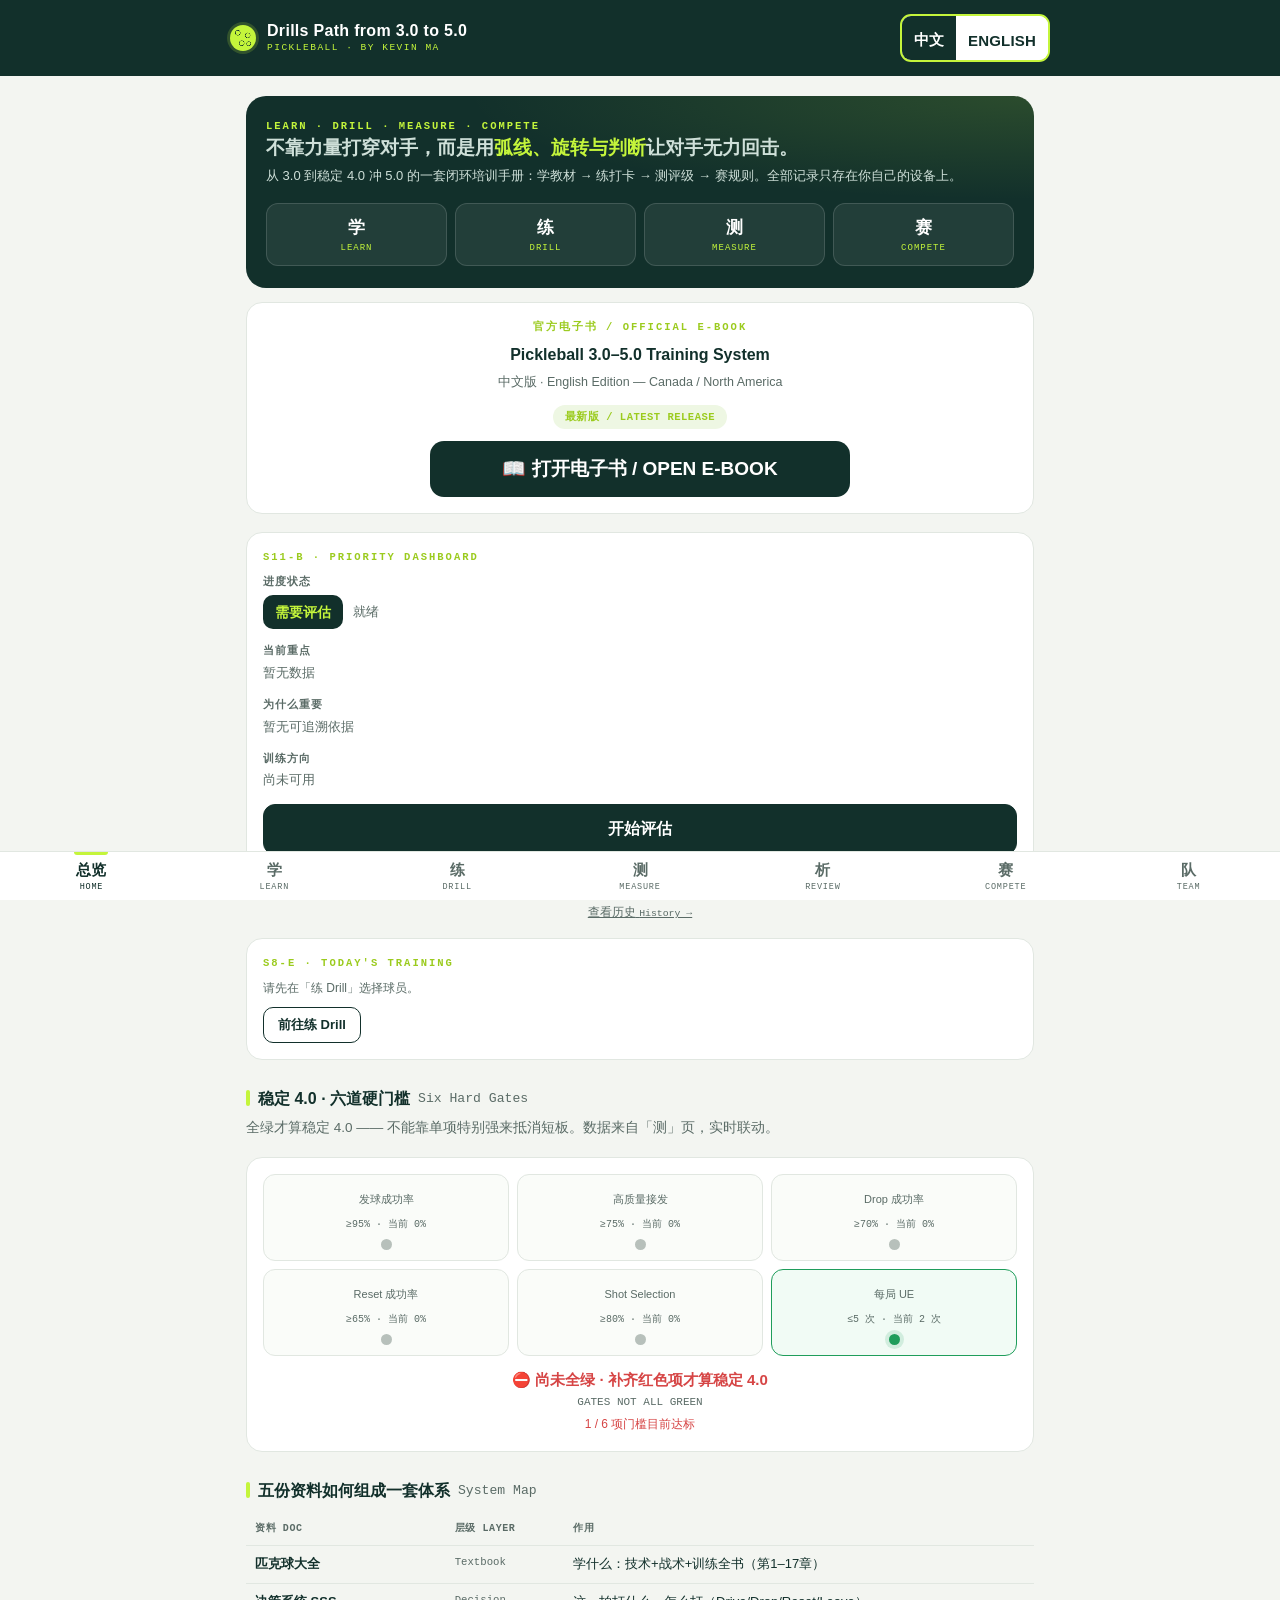
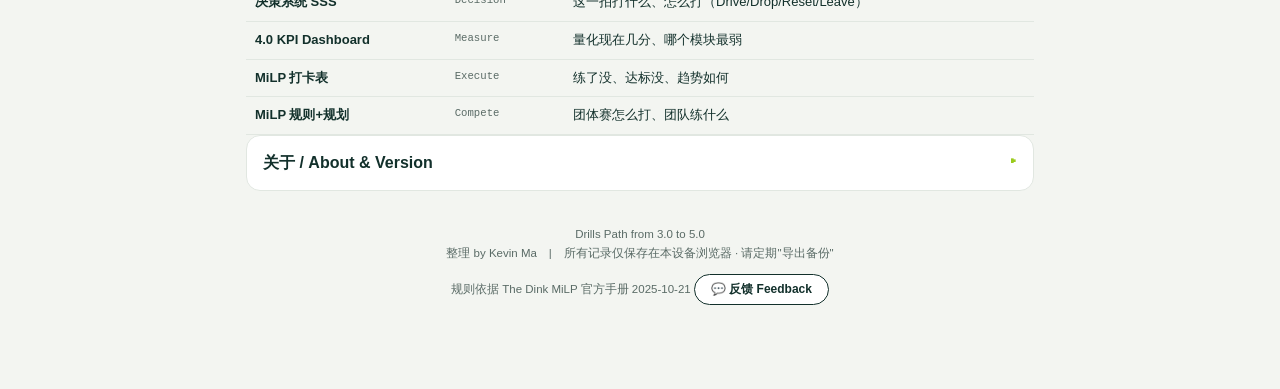
<file: index.html>
<!DOCTYPE html>
<html lang="zh-CN">
<head>
<meta charset="UTF-8">
<meta name="viewport" content="width=device-width, initial-scale=1.0, viewport-fit=cover">
<meta name="theme-color" content="#12302B">
<title>Drills Path from 3.0 to 5.0</title>
<link rel="manifest" href="./manifest.json">
<link rel="icon" type="image/png" sizes="192x192" href="./icon-192.png">
<link rel="apple-touch-icon" href="./apple-touch-icon.png">
<meta name="apple-mobile-web-app-capable" content="yes">
<meta name="mobile-web-app-capable" content="yes">
<meta name="apple-mobile-web-app-status-bar-style" content="black-translucent">
<meta name="apple-mobile-web-app-title" content="Drills Path">
<link rel="stylesheet" href="./css/app.css">
</head>
<body>

<header class="top">
  <div class="topbar">
    <div class="brand">
      <div class="ball"></div>
      <h1>Drills Path from 3.0 to 5.0<small>PICKLEBALL · BY KEVIN MA</small></h1>
    </div>
    <div class="lang-switch-group" id="lang-switch-group" role="group" aria-label="Language / 语言">
      <button type="button" class="lang-opt" id="lang-btn-zh" onclick="setLang('zh')" aria-pressed="true">中文</button>
      <button type="button" class="lang-opt" id="lang-btn-en" onclick="setLang('en')" aria-pressed="false">ENGLISH</button>
    </div>
  </div>
</header>

<main class="wrap">

  <!-- ========== 总览 HOME ========== -->
  <section class="view active" id="v-home">
    <div class="hero">
      <div class="eyebrow" style="color:var(--lime)">Learn · Drill · Measure · Compete</div>
      <p class="lead" data-i18n-html="home.lead">不靠力量打穿对手，而是用<b>弧线、旋转与判断</b>让对手无力回击。</p>
      <p data-i18n="home.desc">从 3.0 到稳定 4.0 冲 5.0 的一套闭环培训手册：学教材 → 练打卡 → 测评级 → 赛规则。全部记录只存在你自己的设备上。</p>
      <div class="loop">
        <button onclick="go('learn')"><span class="cn">学</span><span class="en2">Learn</span></button>
        <button onclick="go('drill')"><span class="cn">练</span><span class="en2">Drill</span></button>
        <button onclick="go('measure')"><span class="cn">测</span><span class="en2">Measure</span></button>
        <button onclick="go('compete')"><span class="cn">赛</span><span class="en2">Compete</span></button>
      </div>
    </div>

    <!-- ===== PB-APP-RC1.1-R2 · Homepage E-Book Entry ===== -->
    <div class="card home-ebook-card" id="home-ebook-entry" style="margin:14px 0 18px;text-align:center">
      <div class="eyebrow" style="margin-bottom:6px">官方电子书 / OFFICIAL E-BOOK</div>
      <p style="font-weight:800;font-size:16px;margin-bottom:4px">Pickleball 3.0–5.0 Training System</p>
      <p style="font-size:12.5px;color:var(--muted);margin-bottom:10px">中文版 · English Edition — Canada / North America</p>
      <span class="home-ebook-badge">最新版 / LATEST RELEASE</span>
      <div style="margin-top:12px">
        <a class="home-ebook-btn" id="home-ebook-open-btn" href="./ebook/">📖 打开电子书 / OPEN E-BOOK</a>
      </div>
    </div>

    <!-- ===== S11-B · Home / Priority Dashboard ===== -->
    <div class="card home-app" id="home-priority-dashboard-root" style="margin:14px 0 18px">
      <div class="eyebrow" style="margin-bottom:8px">S11-B · Priority Dashboard</div>
      <div id="home-priority-dashboard-app"></div>
    </div>

    <!-- ===== S11-E · History — secondary navigation only, never the primary CTA ===== -->
    <div style="text-align:center;margin:-6px 0 14px">
      <a href="javascript:void(0)" onclick="go('history')" style="font-size:12px;color:var(--muted);text-decoration:underline">
        <span data-i18n="home.historyLink">查看历史</span> <span class="en">History →</span>
      </a>
    </div>

    <!-- ===== S8-E · Today's Training ===== -->
    <div class="card tr-app" id="training-today-root" style="margin:14px 0 18px">
      <div class="eyebrow" style="margin-bottom:8px">S8-E · Today's Training</div>
      <div id="training-today-app"></div>
    </div>

    <h3 class="blk" data-i18n-html="home.gatesH3">稳定 4.0 · 六道硬门槛 <span class="en">Six Hard Gates</span></h3>
    <p class="sec-sub" style="margin-top:-4px" data-i18n="home.gatesSub">全绿才算稳定 4.0 —— 不能靠单项特别强来抵消短板。数据来自「测」页，实时联动。</p>
    <div class="card">
      <div class="gates" id="home-gates"></div>
      <div class="verdict" id="home-verdict"></div>
    </div>

    <h3 class="blk" data-i18n-html="home.mapH3">五份资料如何组成一套体系 <span class="en">System Map</span></h3>
    <div style="overflow-x:auto">
    <table class="tbl">
      <thead><tr><th data-i18n="home.tblDoc">资料 Doc</th><th data-i18n="home.tblLayer">层级 Layer</th><th data-i18n="home.tblRole">作用</th></tr></thead>
      <tbody>
        <tr><td data-i18n="home.doc.textbook">匹克球大全</td><td class="en">Textbook</td><td data-i18n="home.role.textbook">学什么：技术+战术+训练全书（第1–17章）</td></tr>
        <tr><td data-i18n="home.doc.sss">决策系统 SSS</td><td class="en">Decision</td><td data-i18n="home.role.sss">这一拍打什么、怎么打（Drive/Drop/Reset/Leave）</td></tr>
        <tr><td>4.0 KPI Dashboard</td><td class="en">Measure</td><td data-i18n="home.role.kpi">量化现在几分、哪个模块最弱</td></tr>
        <tr><td data-i18n="home.doc.milpTrack">MiLP 打卡表</td><td class="en">Execute</td><td data-i18n="home.role.milpTrack">练了没、达标没、趋势如何</td></tr>
        <tr><td data-i18n="home.doc.milpRules">MiLP 规则+规划</td><td class="en">Compete</td><td data-i18n="home.role.milpRules">团体赛怎么打、团队练什么</td></tr>
      </tbody>
    </table>
    </div>
  </section>

  <!-- ========== 学 LEARN ========== -->
  <section class="view" id="v-learn">
    <div class="eyebrow">01 · Learn</div>
    <h2 class="sec" data-i18n="learn.h2">学 · 教材主干</h2>
    <p class="sec-sub" data-i18n-html="learn.sub">《匹克球大全》五段式教学：定义 → 技术分解 → 常见错误 → 实战 → 训练。<span class="en">Definition → Breakdown → Errors → Cases → Drills</span></p>

    <h3 class="blk">核心数据速查 <span class="en">Key Numbers</span></h3>
    <table class="tbl">
      <thead><tr><th>项目 Item</th><th>英制 Imperial</th><th>公制 Metric</th></tr></thead>
      <tbody>
        <tr><td>场地 Court</td><td class="num">44 × 20 ft</td><td class="num">13.41 × 6.10 m</td></tr>
        <tr><td>非截击区 NVZ</td><td class="num">7 ft</td><td class="num">2.13 m</td></tr>
        <tr><td>球网 中/边 Net</td><td class="num">34 / 36 in</td><td class="num">86.4 / 91.4 cm</td></tr>
        <tr><td>吊球顶点距网 Drop apex</td><td class="num">6–8 ft</td><td class="num">1.8–2.4 m</td></tr>
        <tr><td>过网容错 Clearance</td><td class="num">2–3 ft</td><td class="num">0.6–0.9 m</td></tr>
        <tr><td>Reset 训练距 Kitchen</td><td class="num">3 / 6 / 9 ft</td><td class="num">0.91 / 1.83 / 2.74 m</td></tr>
      </tbody>
    </table>
    <div class="callout">力量速查：第三拍抽球常规 <b>70%</b>（进阶 50–60%，被压 50–80%）· 半抽半吊约 <b>40%</b> · 发球旋转 80%上旋+20%侧旋 · 高过肩猛抽出界约 <b>99%</b> · 训练/实战黄金配比 60–70% / 30–40%。</div>

    <h3 class="blk">第一篇 基础知识 <span class="en">Fundamentals</span></h3>

    <details class="acc"><summary><span>第1章 概念与规则</span><span class="chev">▸</span></summary>
      <div class="body">
        <h4>核心规则 Key Rules</h4>
        <ul>
          <li><b>非截击区 NVZ / 厨房 Kitchen</b>：距网两侧各 7 ft（2.13 m）。站区内或触线不得凌空截击 (volley)，击球后惯性踩入也算违例；球落地弹起后可进厨房击球。这是全部网前战术的前提。</li>
          <li><b>双弹跳规则 Two-Bounce Rule</b>：发球后接发方必须让球落地一次再打（第二拍）；发球方也必须让回球落地再打（第三拍）；第四拍起才可截击。→ 强制发球方第三拍处于后场被动，<b>第三拍成为最重要的过渡技术</b>。</li>
          <li><b>凌空截击 Volley</b>：球落地前空中击球，只能在厨房线以外完成。</li>
        </ul>
        <h4>2026 规则要点 Updates</h4>
        <ul>
          <li>界外呼叫 (line call) 须在对手触下一拍前完成，延迟即违例；搭档一人喊 In 一人喊 Out → 默认<b>界内</b>；禁止向观众求助。</li>
          <li>发球"明显"三原则：明显向上弧线、拍头明显低于手腕、击球点明显低于腰。抛球手不得加旋；拍面摩擦制造旋转合法。</li>
          <li>口袋备用球露出或掉落 → 直接丢分。</li>
        </ul>
        <h4>计分 Scoring</h4>
        <p>双打 11 分制、赢 2 分、仅发球方得分；报分格式"本方分–对方分–发球序号"（如 0-0-2）。级别 2.0–5.0+，每 0.5 一档。目标路径：2.5–3.0 → 3.5 → 稳定 4.0。</p>
      </div>
    </details>

    <details class="acc"><summary><span>第2章 握拍与准备姿势</span><span class="chev">▸</span></summary>
      <div class="body">
        <h4>握拍 Grip</h4>
        <p>大陆式握拍 (Continental Grip)：虎口对准拍柄第 2 棱面（如握锤子），正反手无需换握，是网前攻防与发球通用握法。</p>
        <p><b>握拍力度 1–10 分</b>：重置/丁克 <b>3–4 分</b>（软手 soft hands）；封堵/反击 <b>6–7 分</b>；扣杀短暂 <b>8+</b>。"死亡之握 (Death Grip)"全程 9–10 分是重置失败头号原因。</p>
        <h4>准备姿势 Ready Position</h4>
        <ul>
          <li>双脚同肩宽、屈膝、前倾（非弯腰），重心置前脚掌、脚跟踏虚</li>
          <li>拍举胸前肚脐至胸口、10–11 点方向、手肘微曲</li>
          <li>拍面<b>微向反手侧倾 (backhand bias)</b>——反手护体面积大、反应更快</li>
          <li>非持拍手前伸辅助平衡</li>
        </ul>
        <div class="callout">实战：对手加速打你右胸"鸡翅膀 (Chicken Wing)"位。反手偏置预置 → 小幅刺拳式 (jab) 格挡即可化解并反压对方脚下。<b>准备姿势直接决定攻防结果。</b></div>
      </div>
    </details>

    <h3 class="blk">第二篇 身体基础 <span class="en">Athletic Foundation</span></h3>

    <details class="acc"><summary><span>第3章 姿态 · 重心 · 呼吸</span><span class="chev">▸</span></summary>
      <div class="body">
        <h4>两大原理 Principles</h4>
        <p><b>重心控制</b>：屈膝前倾主动降低质心。第一原则——始终更贴近地面，降重心能提升几乎所有击球的稳定性。</p>
        <p><b>发力链 Kinetic Chain</b>：地面反力 → 小腿 → 大腿 → 髋部 → 上半身旋转 → 手臂 → 拍。手臂只是末端；"纯手臂发力"都是发力链断裂。</p>
        <h4>技术分解 Technique</h4>
        <ul>
          <li>屈膝前倾（胸口挺直、非弯腰驼背）；前脚掌承重</li>
          <li>髋部主导：髋先转、肩随、臂随、拍最后到（类比冲击钻：动力来自机器，手腕只控方向）</li>
          <li>呼吸：<b>击球瞬间呼气 (exhale at impact)</b>，防憋气僵硬、延缓疲劳</li>
        </ul>
        <div class="callout">丁克相持第 10 拍后，业余常见输法不是失误而是"体态失守"——重心升高、握拍变紧、呼吸停滞。<b>耐力比拼的本质是姿态维持能力。</b></div>
        <p class="en" style="margin-top:8px">训练：靠墙静蹲+持拍 45–60 秒×4 组；呼吸配合影子挥拍 50 次。</p>
      </div>
    </details>

    <details class="acc"><summary><span>第4章 步法体系</span><span class="chev">▸</span></summary>
      <div class="body">
        <h4>分腿垫步 Split Step</h4>
        <p>预判对手击球瞬间微跳再落地，双脚同肩宽、前脚掌触地、膝微屈，锁死惯性、重置运动状态。<b>节奏点必须落在对手拍击球的瞬间。</b></p>
        <h4>三种移动 Movement</h4>
        <ul>
          <li><b>滑步 Shuffle</b>：一脚推另一脚平移、不交叉，身体正对网。最常用最稳，用于左右调整与厨房线横移。</li>
          <li><b>伸展 Extension</b>：外侧脚向外快速跨一步覆盖外角，重心不外移（类比"伸手够远处，不移重心"）。</li>
          <li><b>转体 Pivot</b>：以一脚为轴旋转，覆盖最大范围（类比旋转臂吊车：不移底盘却覆盖更大）。</li>
        </ul>
        <h4>常见错误 Errors</h4>
        <ul>
          <li>内侧脚先动 → 口令：<b>先垫步，外侧脚启动，再滑步</b></li>
          <li>网前用交叉步导致肩转开 → 用滑步替代</li>
          <li>击球后原地观望 → 建立"击球即回中 (return to center)"</li>
        </ul>
      </div>
    </details>

    <h3 class="blk">第三篇 技术 <span class="en">Stroke Techniques</span></h3>

    <details class="acc"><summary><span>第5章 发球 The Serve</span><span class="chev">▸</span></summary>
      <div class="body">
        <h4>铁律 Rule</h4>
        <p><b>深和稳 (Deep & Consistent)</b>——首要价值不是直接得分，而是把对手压在底线、为第三拍争取空间。</p>
        <h4>六步流程 Six Steps</h4>
        <ul>
          <li>站位：底线后 1–3 ft（0.3–0.9 m）错步站位，留检修通道</li>
          <li>报分后<b>停顿 1 秒</b>，从语言通道切到动作通道，绝不边报分边挥拍</li>
          <li>抬头半秒扫描对手站位/反手/中路缝隙，扫完即忘掉对手专注动作</li>
          <li>慢后摆、重心压后脚 → 发力链击球、瞬间呼气、身前触球</li>
          <li>随挥进场，但不急于深入（第三拍不稳时可退半步接球）</li>
        </ul>
        <h4>参数 Parameters</h4>
        <p>落点后 1/3 深区压反手；过网容错 2–3 ft（0.6–0.9 m）；旋转 80% 上旋 + 20% 侧旋；站位后退 1–3 ft（0.3–0.9 m）。变化武器：切削发球 (Slice Serve) 瞄反手，引拍与常规一致以隐藏。</p>
        <div class="callout">量化标准 <span class="en">KPI</span>：连续 20 球落入后 1/3 深区 ≥ 16 球（80%）方可进阶。关键分打胜率球，不打英雄球。</div>
      </div>
    </details>

    <details class="acc"><summary><span>第6章 接发球 Return</span><span class="chev">▸</span></summary>
      <div class="body">
        <h4>铁律 Rule</h4>
        <p><b>深、斜、压反手 (Deep, Cross-court, to Backhand)</b>。首要目标不是得分，而是为自己争取冲到厨房线的时间——回球越深，对手离网越远。</p>
        <h4>技术分解 Technique</h4>
        <ul>
          <li>深站位（必要时背靠围栏），击球时自带向前动量 (forward momentum)</li>
          <li>前冲击球（Ben Johns 范式）：击球瞬间重心已前移，借惯性直冲厨房线；引拍极小</li>
          <li>步法：左区直接前冲；右区用交叉步 (crossover step) 配合上网</li>
          <li>上网速度不够时果断打高弧线，用滞空换到位时间——回球不必像火箭</li>
        </ul>
        <div class="callout">首选落点<b>深区中路 (deep middle)</b>：网最低、容错最高、限制对手角度。量化 <span class="en">KPI</span>：8/10 做到"回深 + 人到厨房线"双达标。</div>
      </div>
    </details>

    <details class="acc"><summary><span>第7章 丁克 The Dink</span><span class="chev">▸</span></summary>
      <div class="body">
        <h4>定义 Definition</h4>
        <p>从厨房线附近轻击、落入对方厨房、令对方无法凌空进攻的软球。<b>制造对手失误的第一手段</b>，是网前从"力量"转向"触感 (touch) 与判断 (perception)"的较量。</p>
        <h4>技术分解 Technique</h4>
        <ul>
          <li>先移动到球后方，绝不伸手硬捞</li>
          <li>锁腕推送：肩与前臂整体"推"，拍面朝哪球去哪</li>
          <li>拍面降至球下方向上刷 (brush up) 产生上旋，过网后快速下坠</li>
        </ul>
        <h4>提拉 vs 推送 Lift vs Push</h4>
        <ul>
          <li><b>提拉丁克 = 防守</b>：处理脚边快球，靠膝髋上提轻托，弧线高、恢复中性</li>
          <li><b>推送丁克 = 进攻</b>：球在腰胸高度，锁腕小幅线性推 2–6 in（5–15 cm），压迫对方移动/抬拍/冒高</li>
        </ul>
        <h4>战术 Tactics</h4>
        <p>锁定弱点连续攻（通常反手）；瞄对手后脚/脚边施压区；多打斜线（距离长、网中路低、容错高）；跷跷板效应——对手拍高你拍低、对手拍低你拍高。</p>
        <div class="callout warn">常见错误：手腕抖动"点球"、伸手够球、无脑变线、弧线顶点过网太远被截击。训练：对墙锁腕丁克顶点 1.5–2 ft（0.45–0.6 m）连续 50 球。</div>
      </div>
    </details>

    <details class="acc"><summary><span>第8章 第三拍吊球 Third Shot Drop <span class="tag">最重要的一拍</span></span><span class="chev">▸</span></summary>
      <div class="body">
        <h4>定义 Definition</h4>
        <p>发球方第三拍的过渡软球，落入对方厨房、令其无法凌空进攻，帮助发球方安全推进到厨房线。因双弹跳规则强制第三拍后场被动，被公认为最重要的一拍。</p>
        <h4>核心原理：弧线顶点控制 Apex Control</h4>
        <p>球的最高点必须出现在<b>自己一侧</b>、距网约 6–8 ft（1.8–2.4 m）处。这样越网时已进入下坠段，"像瀑布一样过网即坠"，对方无法截击。把顶点打在网上方或对方半场是最常见错误。</p>
        <h4>抽吊决策树 Drop vs Drive</h4>
        <ul>
          <li>对手还在过渡区移动 → <b>抽球 Drive</b>，打向移动中的人</li>
          <li>两人均在厨房线站稳 → <b>吊球 Drop</b>，或战术性抽球为第五拍铺垫</li>
          <li>对方回球浅、你前冲低位 → <b>吊球</b>（强行抽易出界）</li>
          <li>对方回球极深压底线 → <b>50–80% 力量低平抽球</b></li>
        </ul>
        <div class="callout">量化标准 <span class="en">KPI</span>：10 球有 8 球（80%）落入对方厨房且弹跳不过膝 = 4.0 水准的第三拍稳定性。吊完球落对方厨房即"冲冲冲"上网；好球冲、坏球停。</div>
      </div>
    </details>

    <details class="acc"><summary><span>第9章 抽球 The Drive</span><span class="chev">▸</span></summary>
      <div class="body">
        <h4>定义 Definition</h4>
        <p>低平快速的进攻性击球，迫使对手回球质量下降。进阶认知：<b>抽球的真实目的通常不是直接得分，而是为第五拍吊球创造条件。</b></p>
        <h4>技术分解 Technique</h4>
        <ul>
          <li>发力链：力量源于地面、双腿、髋部转动，非单纯挥臂</li>
          <li>在球下方击球制造上旋——上旋是"大力不出界"的保险</li>
          <li>与球保持距离，避免"霸王龙手臂 (T-Rex Arms)"，保证髋部完全转动</li>
          <li>想象击打"球的外侧"，自然产生更稳更强上旋</li>
        </ul>
        <h4>落点学 Targets</h4>
        <p>力量：常规 <b>70%</b>（进阶 50–60%，被压 50–80%）。首选<b>低位正手 (low forehand)</b>；次选肩膀；优先打中路上行的对手；球低于网高时拍头向下 (tip-down)。变式：半抽半吊 (Drip) 约 40% 力量打脚下。</p>
        <div class="callout">经典"抽–吊组合"：第三拍 60% 上旋压低位正手 → 逼出短球 → 第五拍从容吊入厨房、随球上网。两拍没有一拍试图直接得分，但天平已倾斜。</div>
      </div>
    </details>

    <details class="acc"><summary><span>第10章 截击与快手对决 Volley & Hands Battle</span><span class="chev">▸</span></summary>
      <div class="body">
        <h4>定义 Definition</h4>
        <p>截击 (Volley) 是球落地前的凌空击球——统计上是终结回合最常见方式（第一得分手段）。快手对决 (Hands Battle) 是网前近距连续快攻。</p>
        <h4>快手对决要点 Hands Battle</h4>
        <ul>
          <li><b>反手优先</b>：拍面微向反手侧倾、拍靠肚脐——反手护体面积大、出手快</li>
          <li>攻对手<b>脚下</b>或<b>持拍肩/右胸（鸡翅膀）</b>；<b>绝不盲目向斜线对角加速</b></li>
          <li>如刺拳 (jab) 短促紧凑、无拉拍、击球后立即复位、拍头始终追踪球</li>
          <li>借力打力：拍面微开水平推击 (push out)，绝不向下压（下压=下网）</li>
          <li>落下风不硬拼 → 卸力重置</li>
        </ul>
        <div class="callout warn">Let It Go：高过肩猛抽约 <b>99% 出界</b>。抑制"打所有球"的本能、闪身放球出界，往往比打好球更直接得分。</div>
      </div>
    </details>

    <details class="acc"><summary><span>第11章 重置 The Reset <span class="tag">4.0 分水岭</span></span><span class="chev">▸</span></summary>
      <div class="body">
        <h4>定义 Definition</h4>
        <p>把对方快球<b>卸力 (absorb pace)</b> 后柔和送回对方厨房、中止攻势、拉回中性节奏。心法：遇险必重置 (Always Reset Out of Trouble)——被动时唯一 100% 可靠的解围方式。</p>
        <h4>技术要点 Technique</h4>
        <ul>
          <li>松握 <b>2–4/10</b>，像棒球捕手用拍面吸收冲击——"像接鸡蛋，不是打苍蝇"</li>
          <li>低重心 + 反手偏置，追身球用双手格挡</li>
          <li>微小上提把半高球送入对方厨房；优先斜线（空间大、网中路最低）</li>
          <li>过渡区严禁边冲边打：对手触球瞬间完成分腿垫步、完全静止</li>
        </ul>
        <div class="callout">量化标准 <span class="en">KPI</span>：过渡区受压 10 次 ≥ 7 次合格化解且不可攻（≥70%）。<b>从 3.75 到稳定 4.0，最该提高的往往不是 Drive，而是过渡区 Reset。</b></div>
      </div>
    </details>

    <details class="acc"><summary><span>第12章 冒高 · 高压 · 挑高 Pop-up / Overhead / Lob</span><span class="chev">▸</span></summary>
      <div class="body">
        <h4>冒高球三分法 By Height</h4>
        <ul>
          <li><b>过顶高球 Overhead</b>：非持拍手指球定位，<b>手肘完全伸直</b>击球，甩腕下压如甩鞭，随挥横穿身体</li>
          <li><b>胸至头高度</b>：当高点正/反手向下击打，重落点轻力量（脚下/大斜线），此高度难直接制胜</li>
          <li><b>网带高度</b>：最难。绝不硬砸（下网）也不发死力（出界）；从下向上轻刷强上旋 (Roll Volley)，目标是<b>逼对方再次冒高</b></li>
        </ul>
        <h4>挑高球 The Lob</h4>
        <ul>
          <li>进攻性挑高：仅对手毫无防备时，动作伪装成丁克，<b>必须瞄反手位</b>，绝不喂正手</li>
          <li>防守性挑高：被压制时打深远挑高逼对手退回底线，本质是一种重置</li>
          <li>防挑高分工：搭档被越顶时，<b>对角线队友</b>后撤接球，被越者横移补位</li>
        </ul>
        <p class="en" style="margin-top:8px">训练：高压防守对练；高远球救球；Cliff Shot（对方放短→退一步让球弹跳、中等上旋回击）。</p>
      </div>
    </details>

    <h3 class="blk">决策系统 SSS · 教练大脑 <span class="en">Shot Selection System</span></h3>
    <p class="sec-sub" style="margin-top:-4px">回答"这一拍该打什么、怎么打"。稳定 4.0 的区别不是每种球都漂亮，而是<b>功能匹配正确</b>。</p>

    <details class="acc"><summary><span>四种球核心逻辑 + 能力优先级 <span class="tag">总纲</span></span><span class="chev">▸</span></summary>
      <div class="body">
        <table class="tbl"><thead><tr><th>技术 Shot</th><th>核心目标</th><th>功能</th></tr></thead><tbody>
          <tr><td>Drive 抽球</td><td>用速度/旋转压迫</td><td>施压 Pressure</td></tr>
          <tr><td>Drop 下坠</td><td>让球落对方厨房</td><td>进入 Enter</td></tr>
          <tr><td>Reset 重置</td><td>被动变中性</td><td>解压 Absorb</td></tr>
          <tr><td>Leave 不打</td><td>判断出界让球</td><td>判断 Judgment</td></tr>
        </tbody></table>
        <h4>稳定 4.0 能力优先级 Priority</h4>
        <ul>
          <li><b>1 · 过渡区 Reset</b>——最可能决定能否稳定上 4.0</li>
          <li>2 · 第三拍 Drop——稳定进入 Kitchen</li>
          <li>3 · Leave 判断——直接减少不必要失分</li>
          <li>4 · Drive 后第五拍处理　5 · Kitchen Counter　6 · Dink 耐心与方向</li>
        </ul>
        <div class="callout warn">最关键的一句：<b>该快时快、该软时软、该停时停、该不打时坚决不打。</b></div>
      </div>
    </details>

    <details class="acc"><summary><span>Drive 抽球 · 施压 Pressure</span><span class="chev">▸</span></summary>
      <div class="body">
        <p>用一拍高质量速度球迫使对手给出更易处理的下一拍——<b>不是每拍追求制胜分 (Winner)</b>。</p>
        <h4>技术 Technique</h4>
        <ul>
          <li>紧凑引拍、重心略前、击球点身前</li>
          <li>低到高挥拍、拍面略关闭、用身体旋转</li>
          <li>发力常规 70–80%，明显高球 85–90%，避免连续 100%——<b>4.0 的 Drive 是最大可控力量，不是最大力量</b></li>
        </ul>
        <h4>最佳落点优先序 Targets</h4>
        <p>① 中路 → ② 反手侧 → ③ 移动中的球员 → ④ 脚下 → ⑤ 有明确空档才打边线。<b>为什么优先中路</b>：两人易犹豫、出界角度小、对手难反击、你更好处理下一拍。</p>
        <div class="callout warn">最危险的网球习惯：低球仍想从底线用上旋强行拉过网——匹克球难有网球那种下坠，易下网/出界/被反挡。对付对手 Drive：先判出界 → 短动作挡 → 吸收力量 → 压低到脚下 → 明显高才 Counter。</div>
      </div>
    </details>

    <details class="acc"><summary><span>Drop 下坠 · 进入 Enter</span><span class="chev">▸</span></summary>
      <div class="body">
        <p>核心功能：取得向前移动到非截击线的时间——<b>Drop 不是终结球，而是"移动许可球"</b>。</p>
        <h4>真正评价标准 Real Metrics</h4>
        <ul>
          <li><b>高度</b>：对方击球点尽量低于网高</li>
          <li><b>深度</b>：落在对方非截击区内</li>
          <li><b>时间</b>：允许你和搭档向前移动</li>
        </ul>
        <p class="en" style="color:var(--muted)">落 Kitchen 但弹得很高，也不算高质量 Drop。</p>
        <h4>技术与类型 Technique</h4>
        <p>握压 3–4/10；肩带动、拍面略开、身前向前上方托送、不突然减速。底线 Drop 容错弧线约高于网 2–4 ft（0.61–1.22 m）。<b>交叉线 Drop 更安全</b>（飞行更长、过网更低、容错更大），应重点发展；Roll Drop 带轻上旋但须避免变成"慢速 Drive"。</p>
        <div class="callout">适合：对方两人站稳 Kitchen、来球低、想降速/保存体力（对 60+ 尤其重要）。不强行：来球很深顶身、正在后退、球明显高可主动 Drive、对手尚未到 Kitchen（此时打脚下 Drive 常更有效）。</div>
      </div>
    </details>

    <details class="acc"><summary><span>Reset 重置 · 解压 Absorb <span class="tag">4.0 关键</span></span><span class="chev">▸</span></summary>
      <div class="body">
        <p>压力下用柔和控球把球打入对方 Kitchen，使高速进攻回到中性。</p>
        <h4>Drop vs Reset</h4>
        <table class="tbl"><thead><tr><th>Drop</th><th>Reset</th></tr></thead><tbody>
          <tr><td>主动组织</td><td>被动解围</td></tr>
          <tr><td>常见底线</td><td>常见过渡区</td></tr>
          <tr><td>目的向前推进</td><td>目的消除压力</td></tr>
        </tbody></table>
        <p><b>一句话：Drop 是主动进入，Reset 是被动脱困。</b></p>
        <h4>技术 Technique</h4>
        <ul>
          <li>降重心、屈腿、拍在身前，不站直、不边冲边挥</li>
          <li>握压 2–3/10，比普通截击更松</li>
          <li>短动作、拍面略开、吸收来球、接触时轻微后撤缓冲、让球"掉下去"——<b>像接鸡蛋，不是打苍蝇</b></li>
        </ul>
        <p>三个位置：脚下 Reset（最难，4.0 必备）· 空中 Reset（Volley Reset）· 半截击 Reset（Half-volley，最难之一）。</p>
        <div class="callout">Reset 后移动 <b>Split–Hit–Move–Stop</b>：对手击球时垫步 → 稳定 → 打 Reset → 判断球质量 → 球低时前进一小段 → 对手再击球前停住。常第一次进一步、第二次再进一步、第三次才到 Kitchen。</div>
      </div>
    </details>

    <details class="acc"><summary><span>Leave 不打 · 判断 Judgment</span><span class="chev">▸</span></summary>
      <div class="body">
        <p>判断对方击球将出界，主动让球通过而不伸拍。<b>Leave 不是消极，是高级防守</b>——让对手为过大的击球承担后果。</p>
        <h4>判断线索 Cues</h4>
        <ul>
          <li><b>击球点</b>：对手在网高以下击球却高速向你身体打来，球须向上飞 → 很可能出界</li>
          <li><b>拍面</b>：明显打开、挥拍向上、球速大、无明显上旋 → Leave 概率增加</li>
          <li><b>初始轨迹</b>：离拍后快速冲向胸口/肩膀/头部 → 通常不应立即伸拍</li>
        </ul>
        <div class="callout warn">口令：<b>Chest or higher, consider Leave</b> —— 球到胸口或更高先考虑让球（但强上旋可能快速下坠，非绝对）。</div>
        <h4>动作 Method</h4>
        <p>拍迅速收回胸前 → 身体侧开或下蹲 → 眼睛跟球到落地 → 大声喊 "Out / Leave" → <b>不要先喊出界再判断</b>。双打统一口令 Bounce / Leave / Out，"Bounce"最安全（让球先落地判断）。</p>
      </div>
    </details>

    <details class="acc"><summary><span>击球决策卡 + 比赛 6 条规则 <span class="tag">场边速查</span></span><span class="chev">▸</span></summary>
      <div class="body">
        <h4>按位置速查 Decision by Position</h4>
        <p><b>你在底线</b>：来球高/短身体稳 → Drive；来球低/深对手已站网前 → Drop；来球压身站位不稳 → 保证回球，必要时防守性 Drop。</p>
        <p><b>你在过渡区</b>：球高于网、平衡 → Counter/攻击；球低/快/打脚下 → Reset（再分段前进）；球朝胸肩以上高速飞来 → 考虑 Leave。</p>
        <p><b>你在 Kitchen 线</b>：球低于网 → Dink/Reset；球在网高附近 → Roll/控制 Counter；球明显高于网 → Attack；球从低点高速冲胸肩 → Leave。</p>
        <h4>比赛执行 6 条规则 In-Game Rules</h4>
        <ul>
          <li>① 低球不强抽</li>
          <li>② 第三拍 Drive 后，优先准备第五拍 Drop</li>
          <li>③ 过渡区被压迫时，先 Reset，不硬拼</li>
          <li>④ 对方从低于网带高速攻击，先判断 Leave</li>
          <li>⑤ 球没有高于网，不主动加速</li>
          <li>⑥ 每次对方击球前，必须停止移动并做 Split Step</li>
        </ul>
        <div class="callout warn">下一阶段比赛不要同时改太多，<b>只执行这六条</b>。</div>
      </div>
    </details>

    <details class="acc"><summary><span>SSS 三项专项训练（→ 打卡表联动）</span><span class="chev">▸</span></summary>
      <div class="body">
        <p>这三项正是「练」页打卡表里的<b>技术专项 drill</b>，可逐场记录、自动判定达标。</p>
        <h4>训练一 · Drive + 第五拍 Drop（45–60 min）</h4>
        <p>每 20 球：Drive 入界 ≥ 17；第五拍 Drop 合格 ≥ 12；不连续三拍盲目 Drive。</p>
        <h4>训练二 · 过渡区 Reset（45 min）</h4>
        <p>距 Kitchen 线 3 / 6 / 9 ft（0.91 / 1.83 / 2.74 m）各 20 球，共 60 球：进 Kitchen ≥ 40；高球 ≤ 10；下网 ≤ 10。</p>
        <h4>训练三 · Leave 判断（50 球）</h4>
        <p>总判断正确率 ≥ 80%（逐步 → 90%）。评级门槛 85%（见「测」页）。</p>
      </div>
    </details>

    <h3 class="blk">第四篇 战术 <span class="en">Tactics & Doubles</span></h3>

    <details class="acc"><summary><span>第13章 逐拍战术流程与全局心法</span><span class="chev">▸</span></summary>
      <div class="body">
        <h4>三段式获胜逻辑 Win Logic</h4>
        <ul>
          <li><b>耐心 Patience</b>：稳健丁克/截击丁克铺垫，遇险必重置，不打英雄球</li>
          <li><b>施压 Pressure</b>：上旋抽球 + 针对弱点（反手、脚下、鸡翅膀、低位正手）迫使回球质量下降</li>
          <li><b>终结 Finish</b>：对手冒高后按"过顶/胸头/网带"三分法选正确终结技术</li>
        </ul>
        <div class="callout">总纲：<b>不靠力量打穿对手，用弧线、旋转、落点让对手无力回击</b>——多打上旋，多瞄脚下，打胜率球。</div>
        <h4>一分球标准流程 One-Point Flow</h4>
        <p>发球（深稳压反手）→ 对方深回球 → 第三拍按决策树选抽/吊 → 吊落厨房即冲网 / 抽逼短球后第五拍吊 → 过渡区静止重置顶住反扑 → 到厨房线进丁克相持 → 锁定弱点施压 → 对手冒高 → 三分法终结。</p>
        <h4>关键分管理 Score Management</h4>
        <ul>
          <li>随时读比分：关键分只打胜率球</li>
          <li>对手连得 3 分以上即叫暂停，切断气势</li>
          <li>比分焦灼三戒：不打英雄球、少送分、守纪律</li>
          <li>失误后允许 5 秒宣泄，但<b>绝不说"我很烂"</b>，立即重置到下一球</li>
        </ul>
      </div>
    </details>

    <details class="acc"><summary><span>第14章 双打配合与沟通</span><span class="chev">▸</span></summary>
      <div class="body">
        <h4>站位与移动 Positioning</h4>
        <ul>
          <li><b>绳索原则 Rope Rule</b>：想象两人连着绳子，整体同进同退，球飞向哪整体横移向哪</li>
          <li><b>保护中路 Protect the Middle</b>：向中路靠拢到"伸手能碰到对方拍"；对手打直线穿越仅 5–10%，打中路/斜线高达 80%——宁放空边线死守中路</li>
          <li>厨房线纪律：被提速回击时后退一步留反应空间；优势回合站住网前不退</li>
          <li><b>叠阵 Stacking</b>：正手强者固定站左侧，用正手掌控中路</li>
        </ul>
        <h4>沟通体系 Communication</h4>
        <ul>
          <li>回合前沟通：每分开始前说清叠位、落点、目标、谁抢中线、如何处理挑高</li>
          <li><b>言语领袖</b>：赛前定一人（通常主攻手）担任第三拍指挥，坚定喊"Mine!"，杜绝两人同喊"我的"</li>
          <li>中路归属新标准：不是"谁方便谁接"，而是<b>谁能打出更高质量第三拍谁接</b></li>
        </ul>
        <h4>越界护航与心理施压 Poach & Shield</h4>
        <ul>
          <li>高质量第三拍后果断向中路/网前压上（越界施压）</li>
          <li>护航弱侧：对手深压弱侧时强侧主动接高难度球掩护过渡</li>
          <li>假动作抢网：斜线对拉时不断假装抢网晃动，即使不击球也逼出失误</li>
          <li>局间无差别针对：谁弱打谁，必要时调换左右站位</li>
        </ul>
        <div class="callout"><b>双打的上限由配合体系决定，而非个人技术之和。</b></div>
      </div>
    </details>

    <h3 class="blk">第五篇 训练 <span class="en">Training System</span></h3>

    <details class="acc"><summary><span>第15章 训练库 Drills Library</span><span class="chev">▸</span></summary>
      <div class="body">
        <h4>总纲 Principles</h4>
        <p>黄金配比约 <b>60–70% 专项训练 + 30–40% 实战</b>；先学攻击、放大强项；重复出本能——把稳定性从 50% 提到 80%。</p>
        <h4>基础级 B1–B6（2.5–3.0）</h4>
        <table class="tbl"><tbody>
          <tr><td>B1</td><td>靠墙静蹲持拍 45–60 秒×4 组</td></tr>
          <tr><td>B2</td><td>对墙锁腕丁克，顶点 1.5–2 ft（0.45–0.6 m），连续 30 球</td></tr>
          <tr><td>B3</td><td>垫步节奏：对手触球瞬间完成分腿垫步，每组 20 球</td></tr>
          <tr><td>B4</td><td>目标物发球：20 球 ≥ 12（60%）入后 1/3 深区</td></tr>
          <tr><td>B5</td><td>接发上网："回深+人到厨房线"双达标，10 球 ≥ 6</td></tr>
          <tr><td>B6</td><td>丁克热身 5 分钟+，练滑步/凌空/旋转</td></tr>
        </tbody></table>
        <h4>进阶级 I1–I8（3.5）</h4>
        <table class="tbl"><tbody>
          <tr><td>I1</td><td>丁克耐心：10 分制拉力，严禁抢攻，失误换位</td></tr>
          <tr><td>I2</td><td>三球进网（底线版）：连打 3 个合格吊球方可上网</td></tr>
          <tr><td>I3</td><td>三球进网（过渡区版）：受压顶住 3 次合格重置方可上网</td></tr>
          <tr><td>I4</td><td>抽吊组合：第三拍抽+第五拍吊连续 ×10 轮</td></tr>
          <tr><td>I5</td><td>重置三球循环：正手凌空→落地→追身双手格挡</td></tr>
          <tr><td>I6</td><td>截击控球：60–75% 强度对截，拍保持肩前</td></tr>
          <tr><td>I7</td><td>中线吊球互打："过网就坠"，15 分钟</td></tr>
          <tr><td>I8</td><td>压力吊球：喂球者站厨房线内一步截击回压</td></tr>
        </tbody></table>
        <h4>高阶级 A1–A10（4.0 冲刺）</h4>
        <table class="tbl"><tbody>
          <tr><td>A1</td><td>综合反应流：加速→格挡→反击→放出界→挑高重置连续切换</td></tr>
          <tr><td>A2</td><td>发起者进攻游戏：发起者只抢攻、反击者只防反，互换</td></tr>
          <tr><td>A3</td><td>交叉击球提速：斜线对拉一方冒高，另一方立即提速打完这分</td></tr>
          <tr><td>A4</td><td>蝎子式紧凑击球：臀后突、无后摆短促触球，纠正大引拍</td></tr>
          <tr><td>A5</td><td>封堵长短轮练：短封堵（留厨房）与长封堵（推底线）交替</td></tr>
          <tr><td>A6</td><td>Cliff Shot：对方放短退一步让球弹跳、中等上旋回击</td></tr>
          <tr><td>A7</td><td>混合序列：正手短→高球蝎子→抽球短封→抽球长封→反手移动→高球终结</td></tr>
          <tr><td>A8</td><td>高压攻防：挑高 vs 扣杀对练，决策后坚持到底</td></tr>
          <tr><td>A9</td><td>窄场单打：交叉半场实战，控制中路空档</td></tr>
          <tr><td>A10</td><td>发球对抗：发球者全力施压，接球者练短促截击反击与补位</td></tr>
        </tbody></table>
      </div>
    </details>

    <details class="acc"><summary><span>第16章 等级能力标准 Skill Standards</span><span class="chev">▸</span></summary>
      <div class="body">
        <h4>稳定 4.0 目标画像 · 技术指标 Technical</h4>
        <ul>
          <li>发球：20 球 ≥ 16（80%）入后 1/3 深区，具备至少一种旋转变化</li>
          <li>接发：8/10 做到"回深+人到厨房线"双达标</li>
          <li>第三拍吊球：10 球 ≥ 8（80%）落对方厨房且弹跳不过膝；能按决策树选抽/吊</li>
          <li>丁克：连续 15+ 拍带意图，掌握提拉/推送转换与跷跷板预判</li>
          <li>重置：过渡区受压 10 次 ≥ 7 次合格化解</li>
          <li>网前：反手偏置、拍头追踪、"落下风即重置"纪律；能识别放掉出界球</li>
        </ul>
        <h4>战术 + 体能心理 Tactical & Mental</h4>
        <ul>
          <li>全程执行"耐心–施压–终结"，不打英雄球</li>
          <li>双打具备绳索移动、中路保护、回合前沟通、言语领袖机制；会读比分用暂停</li>
          <li>长回合保持低重心与呼吸节奏；失误后 5 秒内完成情绪重置</li>
        </ul>
        <div class="callout">这六项技术指标正对应「测」页的<b>六道硬门槛</b>——全绿才算稳定 4.0。</div>
      </div>
    </details>

    <details class="acc"><summary><span>第17章 通往 4.0 的 12 周计划</span><span class="chev">▸</span></summary>
      <div class="body">
        <h4>总则 Principles</h4>
        <p>对象约 3.0–3.5；每周 <b>4 次</b>（3 专项 + 1 实战），每次 90–120 min，符合 60–70% / 30–40% 配比。每次课：热身 15′ → 主题 60–75′ → 实战 15–30′ → 复盘 5′。<b>不达标者重复该阶段 1–2 周——宁慢勿假。</b></p>
        <h4>三阶段 12 周 Three Phases</h4>
        <table class="tbl"><thead><tr><th>周</th><th>主题</th><th>达标测试</th></tr></thead><tbody>
          <tr><td>1</td><td>重心·步法·准备姿势</td><td>垫步 20 球零漏拍</td></tr>
          <tr><td>2</td><td>发球与接发定型</td><td>发球 20 球≥14；接发 10 球≥6 双达标</td></tr>
          <tr><td>3</td><td>丁克基础</td><td>对墙 30 球；对人相持 10 拍</td></tr>
          <tr><td>4</td><td>第三拍吊球定型</td><td>吊球 10 球≥6 入厨房</td></tr>
          <tr><td>5</td><td>重置专精</td><td>受压重置 10 次≥6 合格</td></tr>
          <tr><td>6</td><td>三球进网</td><td>底线+过渡区版各 5 组</td></tr>
          <tr><td>7</td><td>抽吊决策</td><td>抽吊组合 10 轮≥7 完整</td></tr>
          <tr><td>8</td><td>截击与封堵</td><td>60–75% 对截连续 20 板</td></tr>
          <tr><td>9</td><td>快手与加速时机</td><td>加速首选目标正确率≥70%</td></tr>
          <tr><td>10</td><td>综合反应</td><td>混合序列零决策错误×3 组</td></tr>
          <tr><td>11</td><td>高压·挑高·特殊球</td><td>三分法高度判断≥80%</td></tr>
          <tr><td>12</td><td>比赛化整合</td><td>达成第16章全部技术指标</td></tr>
        </tbody></table>
        <div class="callout warn">纪律（17.6）：训练日志每次记 4 项，<b>每次只改一个焦点</b>——动作定型期避免"越练越乱"。</div>
      </div>
    </details>

    <h3 class="blk">附录 <span class="en">Appendix</span></h3>

    <details class="acc"><summary><span>错误–纠正口令速查 Error-Correction Cues</span><span class="chev">▸</span></summary>
      <div class="body">
        <table class="tbl"><thead><tr><th>错误 Error</th><th>纠正口令 Cue</th></tr></thead><tbody>
          <tr><td>内侧脚先动</td><td>先垫步，外侧脚启动，再滑步</td></tr>
          <tr><td>死亡之握</td><td>三四分力，捕手手套</td></tr>
          <tr><td>边冲边打</td><td>静止再击球；三球进网</td></tr>
          <tr><td>手腕点球</td><td>锁腕，以肩带臂</td></tr>
          <tr><td>吊球顶点过网</td><td>顶点在我这边，瀑布过网</td></tr>
          <tr><td>硬砸网带高球</td><td>轻刷上旋，逼他再冒高</td></tr>
          <tr><td>关键分冒险</td><td>不打英雄球，打胜率球</td></tr>
          <tr><td>憋气僵硬</td><td>击球瞬间呼气</td></tr>
          <tr><td>快攻落下风硬拼</td><td>落下风就重置</td></tr>
          <tr><td>失误后自责</td><td>五秒宣泄，重置下一球</td></tr>
        </tbody></table>
        <h4>训练日志模板 Log Template</h4>
        <p>每次训练记 4 项：① 今日主题与量化结果（如"吊球 10 球进 7"）；② 一个做对的细节；③ 一个待纠正错误及纠正口令；④ 下次课的<b>单一改进焦点</b>。</p>
      </div>
    </details>

    <h3 class="blk">击球术语总表 <span class="en">Glossary</span></h3>
    <div class="card" style="padding:6px 16px"><table class="tbl" id="glossary"></table></div>

    <h3 class="blk">全书目录 <span class="en">Full Contents</span></h3>
    <div class="todo-note" id="toc-note"></div>
  </section>

  <!-- ========== S11-C · Guided Training (reached only via HOME's S11-B CTA, not a bottom-nav tab) ========== -->
  <section class="view" id="v-guided">
    <div class="eyebrow">S11-C · Guided Training</div>
    <h2 class="sec">引导训练 <span class="en">Guided Training</span></h2>
    <div class="card" id="guided-training-root" style="margin:14px 0 18px">
      <div id="guided-training-app"></div>
    </div>
  </section>

  <!-- ========== S11-D · Progress / Reassessment (reached only via HOME/Guided Training CTA routing, not a bottom-nav tab) ========== -->
  <section class="view" id="v-progress">
    <div class="eyebrow">S11-D · Progress / Reassessment</div>
    <h2 class="sec">训练进步 <span class="en">Progress / Reassessment</span></h2>
    <div class="card" id="progress-reassessment-root" style="margin:14px 0 18px">
      <div id="progress-reassessment-app"></div>
    </div>
  </section>

  <!-- ========== S11-E · History / Explainability / Recovery (secondary navigation only, not a bottom-nav tab) ========== -->
  <section class="view" id="v-history">
    <div class="eyebrow">S11-E · History</div>
    <h2 class="sec" data-i18n-html="history.h2">历史 <span class="en">History</span></h2>
    <div class="card" id="history-explainability-root" style="margin:14px 0 18px">
      <div id="history-explainability-app"></div>
    </div>
  </section>

  <!-- ========== 练 DRILL ========== -->
  <section class="view" id="v-drill">
    <div class="eyebrow">02 · Drill</div>
    <h2 class="sec" data-i18n="drill.h2">练 · 8 周打卡</h2>
    <p class="sec-sub" data-i18n-html="drill.sub">MiLP 团队 8 周训练（DUPR 16 组）。逐项选达标状态，自动统计。<span class="en">8-Week Team Log</span></p>

    <!-- ===== S8-E · Training Cycle / Session ===== -->
    <div class="card tr-app" id="training-cycle-root" style="margin:14px 0 18px">
      <div class="eyebrow" style="margin-bottom:8px">S8-E · Training Cycle / Session</div>
      <div id="training-cycle-app"></div>
    </div>

    <div class="kpibar">
      <div class="stat"><div class="v" id="t-done">0%</div><div class="k">完成率 <span class="en">Done</span></div></div>
      <div class="stat"><div class="v" id="t-pass">0%</div><div class="k">达标率 <span class="en">Pass</span></div></div>
      <div class="stat"><div class="v" id="t-items"><span class="num">0</span>/25</div><div class="k">项目 <span class="en">Items</span></div></div>
    </div>

    <div class="toolbar">
      <button class="btn solid" onclick="exportData()">导出备份 <span class="en">Export</span></button>
      <button class="btn" onclick="document.getElementById('imp').click()">导入 <span class="en">Import</span></button>
      <input type="file" id="imp" accept="application/json" style="display:none" onchange="importData(event)">
      <button class="btn warn" onclick="resetAll()">清空 <span class="en">Reset</span></button>
    </div>

    <div id="weeks"></div>
  </section>

  <!-- ========== 测 MEASURE ========== -->
  <section class="view" id="v-measure">
    <div class="eyebrow">03 · Measure</div>
    <h2 class="sec" data-i18n="measure.h2">测 · 球员评估</h2>
    <p class="sec-sub" data-i18n-html="measure.sub">技能评估、KPI 追踪与稳定 4.0 就绪度。<span class="en">Skill assessment, KPI tracking, and Stable 4.0 readiness.</span></p>
    <!-- ===== S1 · V2.3.1 Assessment Data Core ===== -->
    <div class="card" id="a1-root" style="margin:14px 0 18px">
      <div class="eyebrow" style="margin-bottom:8px">S1 · Assessment Data Core</div>
      <div id="a1-app"></div>
    </div>

    <div class="composite">
      <div class="big" id="k-score">0<small>/100</small></div>
      <div class="lvl"><span data-i18n-html="measure.levelLabel">评估阶段 <span class="en">Assessment Stage</span></span><b id="k-level">基础需加强</b></div>
      <!-- POST-S11-R4-A/R4-B: static disclaimer only — computeKPI()/levelOf() math untouched. -->
      <div style="font-size:12px;color:var(--muted);margin-top:6px" id="k-score-disclaimer">仅供参考 · 非官方评级 <span class="en">Provisional Assessment Score — not a validated level</span></div>
    </div>

    <div class="card" id="modules"></div>

    <h3 class="blk" data-i18n-html="measure.gatesH3">六道硬门槛 <span class="en">Hard Gates</span></h3>
    <div class="card">
      <div class="gates" id="kpi-gates"></div>
      <div class="verdict" id="kpi-verdict"></div>
    </div>

    <div class="callout" data-i18n-html="measure.ueCallout">UE 特殊项：<b>每局非受迫失误</b> <span class="en">(UE/game)</span> 单独输入，自动映射为分数（≤2→95, ≤4→85, ≤6→77, ≤8→68, ≤10→58, &gt;10→45）。门槛为 ≤5 次/局。</div>
    <div class="card">
      <div class="mod" style="border:none">
        <div class="top"><span class="mn" data-i18n="measure.ueLabel">每局非受迫失误 UE/game</span><span class="mw" data-i18n="measure.ueMapped">映射分数</span></div>
        <div class="ctl">
          <input type="range" min="0" max="14" step="1" value="2" id="ue-range" oninput="setUE(this.value)">
          <span class="pct" id="ue-val" style="min-width:96px">2 次 → 95</span>
        </div>
      </div>
    </div>
  </section>

  <!-- ========== 析 REVIEW / TREND (S7-E) ========== -->
  <section class="view" id="v-review">
    <div class="eyebrow">S7-E · Review / Trend</div>
    <h2 class="sec">析 · 复盘 / 趋势</h2>
    <p class="sec-sub">读取既有 Review Snapshot / Trend / Prescription / Re-test 结果，只读展示，不重新计算方法论。<span class="en">Review & Trend — read-only, reuses S7-A~D engines</span></p>
    <div class="card" id="review-root" style="margin:14px 0 18px">
      <div id="review-app"></div>
    </div>

    <!-- ===== S8-E · Training Progress / Re-test Readiness ===== -->
    <div class="card tr-app" id="training-progress-root" style="margin:14px 0 18px">
      <div class="eyebrow" style="margin-bottom:8px">S8-E · Training Progress / Re-test Readiness</div>
      <div id="training-progress-app"></div>
    </div>
  </section>

  <!-- ========== 赛 COMPETE ========== -->
  <section class="view" id="v-compete">
    <div class="eyebrow">04 · Compete</div>
    <h2 class="sec" data-i18n="compete.h2">赛 · MiLP 规则</h2>
    <p class="sec-sub" data-i18n-html="compete.sub">The Dink 小联盟 MLPlay™ 团体赛（2男2女）。<span class="en">Rules Digest & Pre-Match Flow</span></p>

    <h3 class="blk">赛制 4 局 <span class="en">Format</span></h3>
    <table class="tbl">
      <thead><tr><th>局 Game</th><th>内容</th></tr></thead>
      <tbody>
        <tr><td class="num">G1</td><td>女子双打 <span class="en">Women's Doubles</span></td></tr>
        <tr><td class="num">G2</td><td>男子双打 <span class="en">Men's Doubles</span></td></tr>
        <tr><td class="num">G3</td><td>混合双打 <span class="en">Mixed Doubles</span></td></tr>
        <tr><td class="num">G4</td><td>混合双打 <span class="en">Mixed Doubles</span></td></tr>
      </tbody>
    </table>
    <div class="callout">2:2 平 → 进入 <b>DreamBreaker™</b> 单打决胜局：4 人各连打 4 拍，P1→P4 轮转到 21 分。<b>藏不住任何单打短板——4 人都得能打单打。</b></div>

    <details class="acc"><summary><span>每球得分制 Rally Scoring <span class="tag">最大坑点</span></span><span class="chev">▸</span></summary>
      <div class="body">
        <p>每一拍都得分，无论发球方还是接发方赢下。<b>赢局条件：必须"自己发球时"且"净胜 2 分"才能拿下整局。</b></p>
        <p><b>冻结机制 Freeze</b>：领先方已到局点，却在接发赢拍 → 该分不计取胜，比分被冻结，必须发球才能赢。落后方永不冻结。</p>
        <div class="callout warn">一句话：<b>想赢，必须是自己发球、且净胜 2 分。</b></div>
      </div>
    </details>

    <details class="acc"><summary><span>换边 · 偶右奇左 Positioning</span><span class="chev">▸</span></summary>
      <div class="body">
        <ul>
          <li>一局内先到 <b>11 分</b>时换边一次，休息 1 分钟</li>
          <li>局间不换边：这局在哪端结束，下局从哪端开始</li>
          <li><b>偶右奇左</b>：本方比分偶数 → 右侧；奇数 → 左侧。A 固定偶数侧，B 固定奇数侧</li>
          <li>换位只能在 11 分换边或暂停时，且必须开口宣布 <span class="en">(announce)</span></li>
        </ul>
      </div>
    </details>

    <details class="acc"><summary><span>DUPR 分组（组队硬约束）Divisions</span><span class="chev">▸</span></summary>
      <div class="body">
        <table class="tbl">
          <thead><tr><th>组别</th><th>聚合上限</th><th>个人上限</th></tr></thead>
          <tbody>
            <tr><td class="num">DUPR 18</td><td class="num">18.300</td><td class="num">≤ 5.10</td></tr>
            <tr><td class="num">DUPR 16</td><td class="num">16.300</td><td class="num">≤ 4.60</td></tr>
            <tr><td class="num">DUPR 14</td><td class="num">14.300</td><td class="num">≤ 4.10</td></tr>
            <tr><td class="num">DUPR 12</td><td class="num">12.300</td><td class="num">≤ 3.60</td></tr>
          </tbody>
        </table>
        <div class="callout">4 名 4.0 球员聚合 = 16.0，正落 <b>DUPR 16 组</b>——最现实的主战场，余 0.3 预算作微调。选人原则：均衡优先于单点爆发（宁要 4 个 4.0，不要 4.6+4.6+3.4+3.4）。</div>
      </div>
    </details>

    <details class="acc"><summary><span>抛硬币 · 主客场博弈 Coin Toss</span><span class="chev">▸</span></summary>
      <div class="body">
        <p>赢家先选一项，输家从剩两项选一，赢家定最后一项：① 主/客队 ② 每局发球/接发 ③ 女双从哪端开球。</p>
        <div class="callout warn"><b>混双看客队先手、单打看主队先手</b>：客队先报混双阵容→主队见招拆招；DreamBreaker 时主队先报→客队反应。主客选择是一次信息博弈。</div>
      </div>
    </details>
  </section>

  <!-- ========== 队 TEAM / SYNC ========== -->
  <section class="view" id="v-team">
    <div class="eyebrow">05 · Team</div>
    <h2 class="sec" data-i18n="team.h2">队 · 同步</h2>
    <p class="sec-sub" data-i18n-html="team.sub">连云端后你的记录自动上传，教练可一处看全队。<span class="en">Cloud Sync via Supabase</span></p>

    <details class="acc" id="conn-acc">
      <summary><span>连接设置 Supabase Setup <span class="tag">Kevin 填一次</span></span><span class="chev">▸</span></summary>
      <div class="body">
        <p style="font-size:13px;color:var(--muted)">在 Supabase 建好项目后，把 Project URL 与 anon key 填这里保存；或直接写进代码常量重新部署，队友就无需碰这里。</p>
        <input class="fld" id="sb-url" placeholder="Project URL（https://xxxx.supabase.co）" style="margin:8px 0">
        <input class="fld" id="sb-key" placeholder="anon public key" style="margin-bottom:8px">
        <button class="btn solid" onclick="saveConn()">保存连接 Save</button>
      </div>
    </details>

    <div class="card">
      <div style="font-weight:700;margin-bottom:8px">我的身份 My Identity</div>
      <label style="font-size:12px;color:var(--muted)">队伍代码 Team code</label>
      <input class="fld" id="team-code" placeholder="例：kevin-dupr16" style="margin:4px 0 12px">
      <label style="font-size:12px;color:var(--muted)">我是 I am</label>
      <div id="player-seg" style="margin:6px 0"></div>
      <input class="fld" id="name-custom" placeholder="或输入真实姓名" style="margin-bottom:10px" onchange="if(this.value.trim()){CFG.player=this.value.trim();renderPlayerSeg();}">
      <button class="btn solid" onclick="saveIdent()">保存身份并上传 Save</button>
    </div>

    <div class="card">
      <div style="font-weight:700;margin-bottom:8px">我的同步 My Sync</div>
      <div id="sync-status" style="font-size:13px;color:var(--muted);margin-bottom:10px"></div>
      <div class="toolbar" style="margin:0 0 8px">
        <button class="btn solid" onclick="pushMine(false)">上传到云 Push</button>
        <button class="btn" onclick="pullMine()">从云拉取 Pull</button>
      </div>
      <label style="font-size:13px;display:flex;align-items:center;gap:8px">
        <input type="checkbox" id="autosync" onchange="CFG.autosync=this.checked;saveCfg();renderSyncStatus();"> 自动同步（改动后自动上传）
      </label>
      <div id="sync-msg" style="font-size:12px;color:var(--muted);margin-top:8px;min-height:16px"></div>
    </div>

    <h3 class="blk">教练视图 <span class="en">Coach View</span></h3>
    <p class="sec-sub" style="margin-top:-4px">按队伍代码拉取全队记录，一处对比达标率与 KPI。</p>
    <div class="card">
      <button class="btn solid" onclick="loadCoach()" style="margin-bottom:10px">刷新全队 Refresh</button>
      <div id="coach-table"><div style="font-size:13px;color:var(--muted)">点「刷新全队」加载。</div></div>
    </div>
  </section>

  <!-- ===== PB-APP-RC1.1 · Version / Update / Install / E-Book access ===== -->
  <div id="about-version-root">
    <details class="acc" id="about-version-acc">
      <summary><span>关于 / About &amp; Version</span><span class="chev">▸</span></summary>
      <div class="body">

        <div class="card" style="margin-top:10px">
          <div style="font-weight:700;margin-bottom:8px">APP版本 / App Version</div>
          <div class="av-row"><span>APP版本 / App Version</span><b>PB-APP-RC1.1</b></div>
          <div class="av-row"><span>数据与规则版本 / Rules &amp; Data Versions</span><b>Schema 2.3.1 · Benchmark 2.1.1 · Protocol 2.2.1</b></div>
          <div class="av-row"><span>Cache / 缓存标识</span><b id="av-cache">pb40-v30</b></div>
          <div class="av-row"><span>最近检查时间 / Last Checked</span><b id="av-last-checked">—</b></div>
          <div id="av-status" class="av-status"></div>
          <button class="btn solid" id="av-check-btn" onclick="PBVersionUpdateUI.check()">检查更新 / Check for Updates</button>
          <div id="av-update-actions" style="display:none;margin-top:8px">
            <button class="btn solid" id="av-update-btn" onclick="PBVersionUpdateUI.applyUpdate()">更新并重新启动 / Update and Restart</button>
          </div>
        </div>

        <div class="card">
          <div style="font-weight:700;margin-bottom:10px">安装到设备 / Install App</div>
          <div class="av-install-block">
            <b>iPhone / iPad</b>
            使用Safari打开官方网站 → 分享 → 添加到主屏幕 → 开启"作为网页App打开" → 添加
            <span class="en">Open the official website in Safari → Share → Add to Home Screen → enable "Open as Web App" → Add</span>
          </div>
          <div class="av-install-block">
            <b>Android</b>
            使用Chrome打开官方网站 → 右上角菜单 → 安装应用或添加到主屏幕
            <span class="en">Open the official website in Chrome → menu → Install app or Add to Home screen</span>
          </div>
          <div class="av-install-block">
            <b>Windows / Mac · Chrome or Edge</b>
            点击地址栏安装图标，或从浏览器菜单选择安装应用
            <span class="en">Select the install icon in the address bar, or install the app from the browser menu</span>
          </div>
          <div class="av-install-block" style="margin-bottom:0">
            <b>Mac Safari</b>
            文件 → 添加到程序坞
            <span class="en">File → Add to Dock</span>
          </div>
          <div class="av-url" style="margin-top:10px">Official APP URL: https://kevinmabc.github.io/pickleball-4.0/</div>
        </div>

        <div class="card" style="margin-bottom:0">
          <div style="font-weight:700;margin-bottom:8px">正式电子书 / Official E-Book</div>
          <p style="font-size:12.5px;color:var(--muted);margin-bottom:8px">扫码或点击打开《Pickleball 3.0–5.0 Training System》电子书主页。<span class="en">Scan or tap to open the Pickleball 3.0–5.0 Training System e-book landing page.</span></p>
          <img class="av-qr" src="./assets/qr/qr-ebook.svg" alt="QR code linking to the permanent Pickleball 3.0-5.0 E-Book landing page at https://kevinmabc.github.io/pickleball-4.0/ebook/" width="140" height="140">
          <div class="av-url">https://kevinmabc.github.io/pickleball-4.0/ebook/</div>
          <a class="btn" href="./ebook/" target="_blank" rel="noopener" style="display:inline-block;margin-top:6px">打开电子书 / Open E-Book</a>
        </div>

      </div>
    </details>
  </div>

  <footer class="foot">
    Drills Path from 3.0 to 5.0<br>
    <span data-i18n-html="shell.footer">整理 by Kevin Ma　|　所有记录仅保存在本设备浏览器 · 请定期"导出备份"<br>规则依据 The Dink MiLP 官方手册 2025-10-21</span>
    <button class="fbtn" onclick="openFeedback()" data-i18n="shell.feedbackBtn">💬 反馈 Feedback</button>
  </footer>
</main>

  <div class="modal-bg" id="fb-bg">
    <div class="modal">
      <button class="fbclose" onclick="closeFeedback()">×</button>
      <h3>反馈 Feedback</h3>
      <div class="msub">你的建议帮助我们完善系统，谢谢！</div>
      <label>评价 Rating</label>
      <div id="fb-rate" class="seg"></div>
      <label>想说的 Message</label>
      <textarea class="fld" id="fb-msg" style="min-height:80px" placeholder="遇到的问题 / 建议 / 想要的功能…"></textarea>
      <label>联系方式（可选）Contact</label>
      <input class="fld" id="fb-contact" placeholder="邮箱 / 微信 / 名字（方便回复）">
      <div class="row">
        <button class="btn solid" onclick="submitFeedback()" style="flex:1">提交 Submit</button>
        <button class="btn" onclick="closeFeedback()">取消</button>
      </div>
      <div id="fb-status" style="font-size:12px;color:var(--muted);margin-top:8px;min-height:16px"></div>
    </div>
  </div>

<nav class="tabs">
  <button class="on" data-t="home" onclick="go('home')"><span class="ti">总览</span><span class="te">Home</span></button>
  <button data-t="learn" onclick="go('learn')"><span class="ti">学</span><span class="te">Learn</span></button>
  <button data-t="drill" onclick="go('drill')"><span class="ti">练</span><span class="te">Drill</span></button>
  <button data-t="measure" onclick="go('measure')"><span class="ti">测</span><span class="te">Measure</span></button>
  <button data-t="review" onclick="go('review')"><span class="ti">析</span><span class="te">Review</span></button>
  <button data-t="compete" onclick="go('compete')"><span class="ti">赛</span><span class="te">Compete</span></button>
  <button data-t="team" onclick="go('team')"><span class="ti">队</span><span class="te">Team</span></button>
</nav>

<script src="./js/i18n.js"></script>
<script src="./js/namespace.js"></script>
<script src="./js/version-update.js"></script>
<script src="./js/config-loader.js"></script>
<script src="./js/storage.js"></script>
<script src="./js/metrics.js"></script>
<script src="./js/review-engine.js"></script>
<script src="./js/trend-engine.js"></script>
<script src="./js/retest-engine.js"></script>
<script src="./js/match-observation-engine.js"></script>
<script src="./js/performance-analysis-engine.js"></script>
<script src="./js/diagnosis-engine.js"></script>
<script src="./js/recommendation-priority-engine.js"></script>
<script src="./js/training-prescription-engine.js"></script>
<script src="./js/dashboard-integration-engine.js"></script>
<script src="./js/workflow-integration-engine.js"></script>
<script src="./js/prescription-workflow-engine.js"></script>
<script src="./js/session-evidence-engine.js"></script>
<script src="./js/session-evidence-persistence.js"></script>
<script src="./js/cycle-baseline-engine.js"></script>
<script src="./js/progress-tracking-engine.js"></script>
<script src="./js/reassessment-engine.js"></script>
<script src="./js/progress-reassessment-persistence.js"></script>
<script src="./js/assessment-journey-bridge.js"></script>
<script src="./js/product-journey-orchestrator.js"></script>
<script src="./js/home-dashboard-adapter.js"></script>
<script src="./js/home-priority-dashboard-ui.js"></script>
<script src="./js/guided-training-action-controller.js"></script>
<script src="./js/guided-training-ui.js"></script>
<script src="./js/progress-reassessment-adapter.js"></script>
<script src="./js/progress-reassessment-ui.js"></script>
<script src="./js/history-explainability-adapter.js"></script>
<script src="./js/history-explainability-ui.js"></script>
<script src="./js/decision-cycle-registration-controller.js"></script>
<script src="./js/review-ui.js"></script>
<script src="./js/session-execution-engine.js"></script>
<script src="./js/training-readiness-engine.js"></script>
<script src="./js/training-ui.js"></script>
<script src="./js/preview.js"></script>
<script src="./js/app.js"></script>
<script src="./js/assessment.js"></script>
<script>
if('serviceWorker' in navigator){
  window.addEventListener('load',()=>navigator.serviceWorker.register('./sw.js').catch(()=>{}));
}
</script>
<script>
/* PB-APP-RC1.1 · About/Version panel wiring — DOM + Service Worker glue only;
 * all comparison/state logic lives in js/version-update.js (PBVersionUpdate). */
(function(){
  function $(id){ return document.getElementById(id); }
  var STATUS_TEXT = {
    LATEST: '当前已是最新版 / You’re using the latest version',
    UPDATE_AVAILABLE: '发现新版本 / A new version is available',
    OFFLINE: '离线，暂时无法检查更新 / Offline — unable to check for updates',
    CHECK_FAILED: '检查失败，请稍后重试 / Check failed — please try again',
    UNSUPPORTED: '当前浏览器不支持自动检查更新 / Update check isn’t supported in this browser'
  };
  var LAST_KEY = 'pb40_last_checked';
  var lastCheckState = null; // last PBVersionUpdate.checkForUpdate() state, for applyUpdate()'s fallback path

  function fmtTime(ts){
    if(!ts) return '—';
    try{ return new Date(ts).toLocaleString(); }catch(e){ return '—'; }
  }
  function paintStatus(state){
    var el=$('av-status'); if(!el) return;
    el.textContent = STATUS_TEXT[state] || '';
    el.className = 'av-status' + (state ? ' av-status-' + state.toLowerCase().replace(/_/g,'-') : '');
    var actions = $('av-update-actions');
    if(actions) actions.style.display = (state === 'UPDATE_AVAILABLE') ? 'block' : 'none';
  }
  function paintLastChecked(ts){
    var el = $('av-last-checked');
    if(el) el.textContent = fmtTime(ts);
  }
  function getRegistration(){
    return ('serviceWorker' in navigator) ? navigator.serviceWorker.getRegistration() : Promise.resolve(undefined);
  }

  function check(){
    var btn = $('av-check-btn');
    if(btn) btn.disabled = true;
    getRegistration().then(function(reg){
      return window.PBVersionUpdate.checkForUpdate({ swRegistration: reg });
    }).then(function(result){
      var ts = result.checkedAt || Date.now();
      try{ localStorage.setItem(LAST_KEY, String(ts)); }catch(e){}
      paintLastChecked(ts);
      lastCheckState = result.state;
      paintStatus(result.state);
    }).catch(function(){
      lastCheckState = 'CHECK_FAILED';
      paintStatus('CHECK_FAILED');
    }).then(function(){
      if(btn) btn.disabled = false;
    });
  }

  function applyUpdate(){
    var btn = $('av-update-btn');
    if(btn) btn.disabled = true;
    getRegistration().then(function(reg){
      var updateAvailable = (lastCheckState === 'UPDATE_AVAILABLE');
      if((!reg || !reg.waiting) && !updateAvailable){
        alert('请手动关闭并重新打开 APP 以完成更新。\nPlease close and reopen the app to finish updating.');
        if(btn) btn.disabled = false;
        return;
      }
      return window.PBVersionUpdate.applyUpdateAndRestart({ swRegistration: reg, win: window, updateAvailable: updateAvailable });
    }).catch(function(){
      if(btn) btn.disabled = false;
    });
  }

  function initDisplay(){
    if(window.PBVersionUpdate) window.PBVersionUpdate.clearReloadGuard(window);
    var last = null;
    try{ last = Number(localStorage.getItem(LAST_KEY)) || null; }catch(e){}
    paintLastChecked(last);
  }

  window.PBVersionUpdateUI = { check: check, applyUpdate: applyUpdate };
  if(document.readyState === 'loading') document.addEventListener('DOMContentLoaded', initDisplay);
  else initDisplay();
})();
</script>
</body>
</html>
</file>
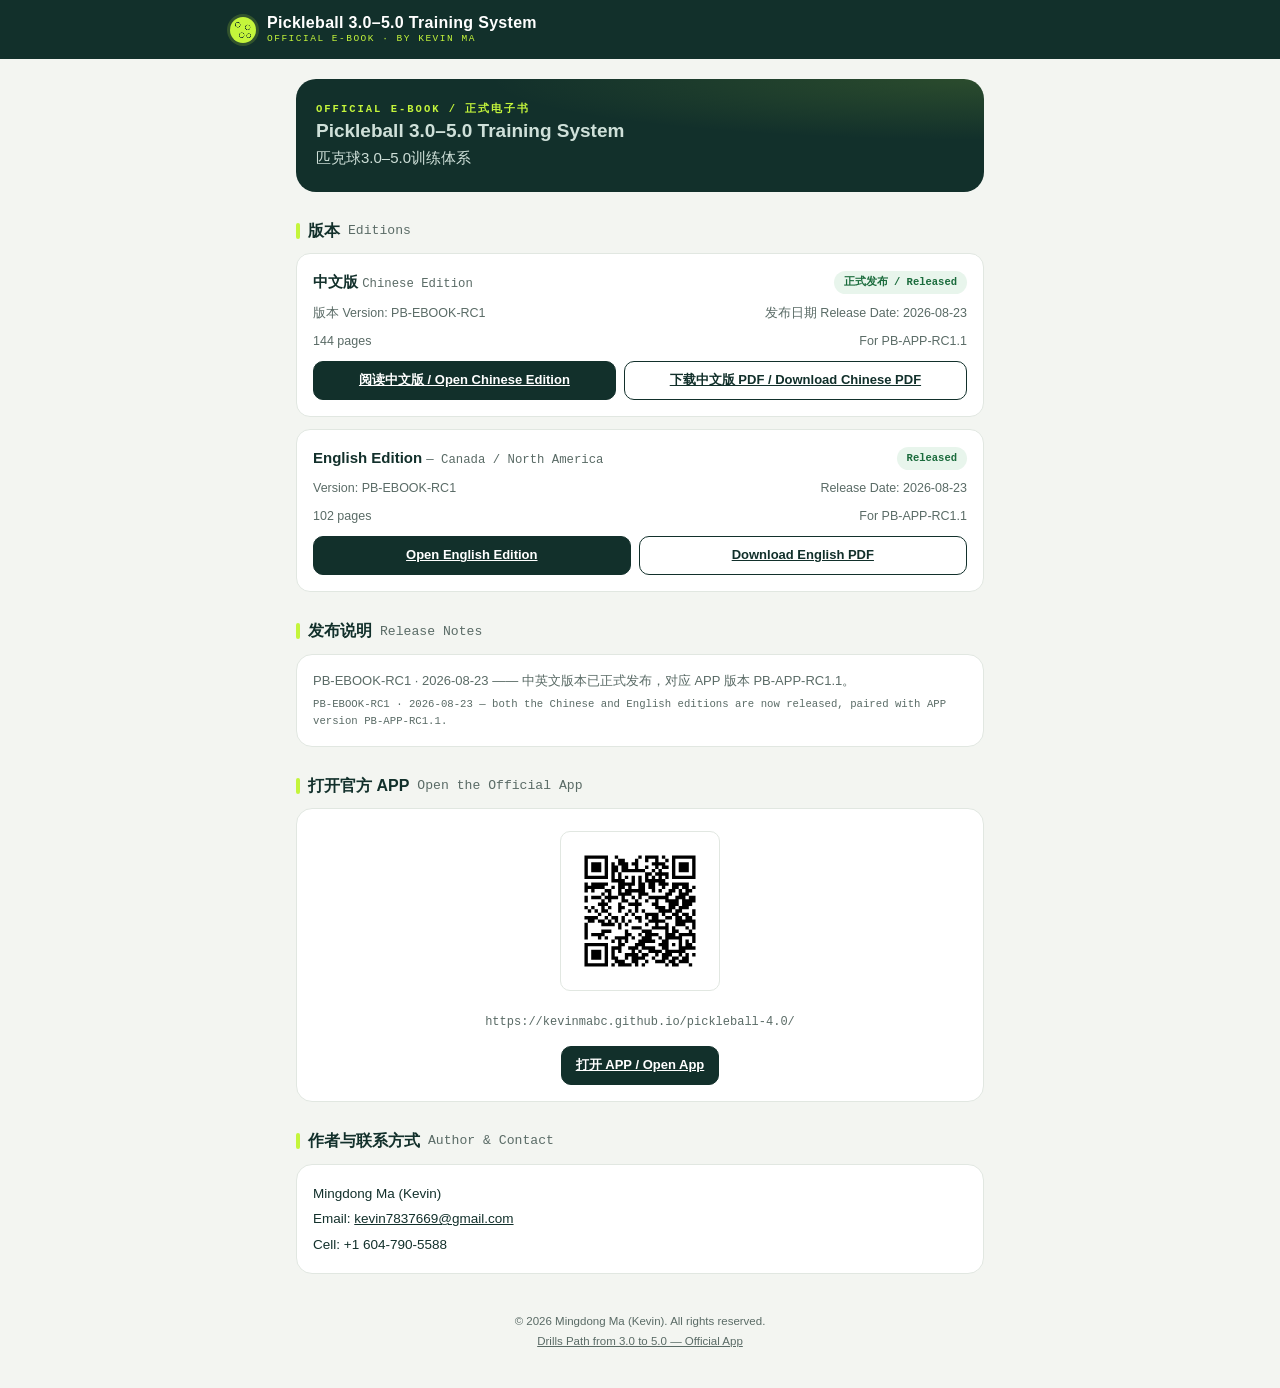
<file: ebook/index.html>
<!DOCTYPE html>
<html lang="zh-CN">
<head>
<meta charset="UTF-8">
<meta name="viewport" content="width=device-width, initial-scale=1.0, viewport-fit=cover">
<meta name="theme-color" content="#12302B">
<title>Pickleball 3.0–5.0 Training System · E-Book</title>
<link rel="icon" type="image/png" sizes="192x192" href="../icon-192.png">
<link rel="apple-touch-icon" href="../apple-touch-icon.png">
<link rel="stylesheet" href="../css/app.css">
<style>
  /* E-Book landing page — page-scoped additions only; no shared app.css rule is modified. */
  body{padding-bottom:28px}
  .eb-wrap{max-width:720px;margin:0 auto;padding:0 16px}
  .eb-edition{border:1px solid var(--line);border-radius:14px;padding:16px;margin-bottom:12px;background:var(--card)}
  .eb-edition-head{display:flex;justify-content:space-between;align-items:center;gap:10px;flex-wrap:wrap}
  .eb-edition-name{font-weight:800;font-size:15px}
  .eb-status-badge{display:inline-block;font-family:var(--mono);font-size:10.5px;padding:3px 10px;border-radius:999px;background:#fff8e8;color:#7a5c00;font-weight:700;white-space:nowrap}
  .eb-status-badge.released{background:#e8f5ec;color:#1a6b3c}
  .eb-meta-row{display:flex;justify-content:space-between;gap:8px;font-size:12.5px;color:var(--muted);margin-top:8px;flex-wrap:wrap}
  .eb-edition-actions{display:flex;gap:8px;flex-wrap:wrap;margin-top:10px}
  .eb-edition-actions .btn{flex:1 1 auto;text-align:center;font-size:13px;padding:8px 10px}
  .eb-qr-card{text-align:center}
  .eb-qr{width:160px;height:160px;border:1px solid var(--line);border-radius:10px;padding:10px;background:#fff;display:inline-block;margin:6px auto}
  .eb-url{font-family:var(--mono);font-size:12px;color:var(--muted);text-align:center;word-break:break-all;margin:8px 0}
  .eb-contact{font-size:13.5px;line-height:1.9;color:var(--ink)}
  .eb-contact .en{display:block;color:var(--muted);font-size:12px}
  footer.foot a{color:inherit;text-decoration:underline}
</style>
</head>
<body>

<header class="top">
  <div class="topbar">
    <div class="brand">
      <div class="ball"></div>
      <h1>Pickleball 3.0–5.0 Training System<small>OFFICIAL E-BOOK · BY KEVIN MA</small></h1>
    </div>
  </div>
</header>

<main class="eb-wrap" style="padding-top:20px">

  <div class="hero">
    <div class="eyebrow" style="color:var(--lime)">Official E-Book / 正式电子书</div>
    <p class="lead" style="margin-bottom:2px">Pickleball 3.0–5.0 Training System</p>
    <p style="color:#cfe0d9;font-size:15px">匹克球3.0–5.0训练体系</p>
  </div>

  <h3 class="blk">版本 <span class="en">Editions</span></h3>

  <div class="eb-edition">
    <div class="eb-edition-head">
      <div class="eb-edition-name">中文版 <span class="en">Chinese Edition</span></div>
      <span class="eb-status-badge released">正式发布 / Released</span>
    </div>
    <div class="eb-meta-row">
      <span>版本 Version: PB-EBOOK-RC1</span>
      <span>发布日期 Release Date: 2026-08-23</span>
    </div>
    <div class="eb-meta-row">
      <span>144 pages</span>
      <span>For PB-APP-RC1.1</span>
    </div>
    <div class="eb-edition-actions">
      <a class="btn solid" href="reader/?edition=zh-CN">阅读中文版 / Open Chinese Edition</a>
      <a class="btn" href="releases/PB-EBOOK-RC1/PB_EBOOK_S4R2-R3_CN_Landscape_Release_Candidate_PB-APP-RC1.1_v1.0.pdf" download>下载中文版 PDF / Download Chinese PDF</a>
    </div>
  </div>

  <div class="eb-edition">
    <div class="eb-edition-head">
      <div class="eb-edition-name">English Edition <span class="en">— Canada / North America</span></div>
      <span class="eb-status-badge released">Released</span>
    </div>
    <div class="eb-meta-row">
      <span>Version: PB-EBOOK-RC1</span>
      <span>Release Date: 2026-08-23</span>
    </div>
    <div class="eb-meta-row">
      <span>102 pages</span>
      <span>For PB-APP-RC1.1</span>
    </div>
    <div class="eb-edition-actions">
      <a class="btn solid" href="reader/?edition=en-CA">Open English Edition</a>
      <a class="btn" href="releases/PB-EBOOK-RC1/PB_EBOOK_S4R2-R3_EN-CA_Landscape_Release_Candidate_PB-APP-RC1.1_v1.0.pdf" download>Download English PDF</a>
    </div>
  </div>

  <h3 class="blk">发布说明 <span class="en">Release Notes</span></h3>
  <div class="card">
    <p style="font-size:13px;color:var(--muted)">PB-EBOOK-RC1 · 2026-08-23 —— 中英文版本已正式发布，对应 APP 版本 PB-APP-RC1.1。<span class="en" style="display:block;margin-top:4px">PB-EBOOK-RC1 · 2026-08-23 — both the Chinese and English editions are now released, paired with APP version PB-APP-RC1.1.</span></p>
  </div>

  <h3 class="blk">打开官方 APP <span class="en">Open the Official App</span></h3>
  <div class="card eb-qr-card">
    <img class="eb-qr" src="../assets/qr/qr-app.svg" alt="QR code linking to the official Drills Path from 3.0 to 5.0 app at https://kevinmabc.github.io/pickleball-4.0/" width="160" height="160">
    <div class="eb-url">https://kevinmabc.github.io/pickleball-4.0/</div>
    <a class="btn solid" style="display:inline-block;margin-top:6px" href="https://kevinmabc.github.io/pickleball-4.0/">打开 APP / Open App</a>
  </div>

  <h3 class="blk">作者与联系方式 <span class="en">Author &amp; Contact</span></h3>
  <div class="card eb-contact">
    Mingdong Ma (Kevin)<br>
    Email: <a href="mailto:kevin7837669@gmail.com">kevin7837669@gmail.com</a><br>
    Cell: +1 604-790-5588
  </div>

  <footer class="foot">
    © 2026 Mingdong Ma (Kevin). All rights reserved.<br>
    <a href="https://kevinmabc.github.io/pickleball-4.0/">Drills Path from 3.0 to 5.0 — Official App</a>
  </footer>

</main>
</body>
</html>
</file>
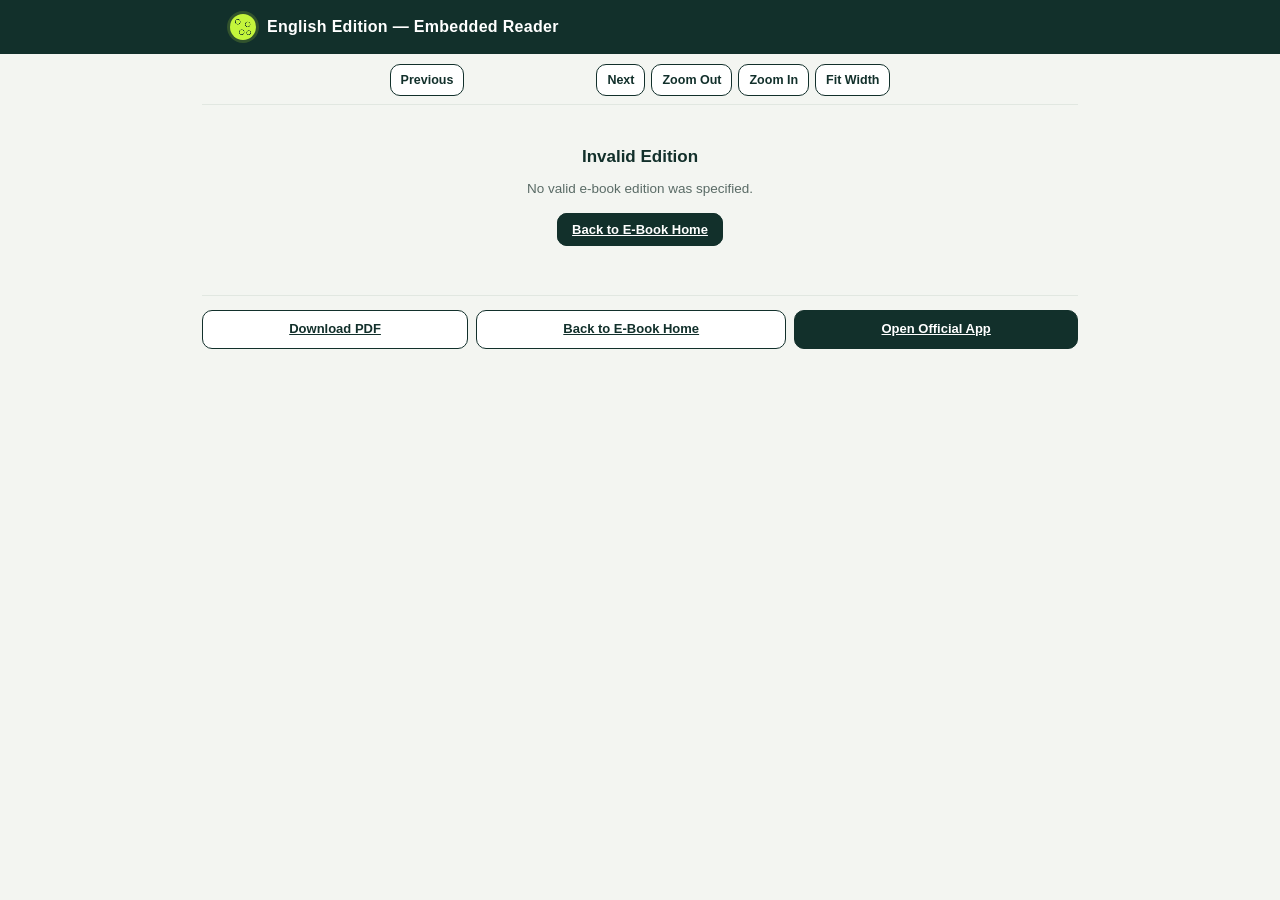
<file: ebook/reader/index.html>
<!DOCTYPE html>
<html lang="zh-CN">
<head>
<meta charset="UTF-8">
<meta name="viewport" content="width=device-width, initial-scale=1.0, viewport-fit=cover">
<meta name="theme-color" content="#12302B">
<title>PB-EBOOK-RC1 — Embedded Reader</title>
<link rel="icon" type="image/png" sizes="192x192" href="../../icon-192.png">
<link rel="apple-touch-icon" href="../../apple-touch-icon.png">
<link rel="stylesheet" href="../../css/app.css">
<link rel="stylesheet" href="./reader.css">
</head>
<body>

<header class="top">
  <div class="topbar">
    <div class="brand">
      <div class="ball"></div>
      <h1 id="rd-brand-title">E-Book Reader<small>PB-EBOOK-RC1</small></h1>
    </div>
  </div>
</header>

<main class="rd-wrap">

  <div id="rd-toolbar" class="rd-toolbar" hidden>
    <button id="rd-prev" class="btn" type="button">Previous</button>
    <span id="rd-page-indicator" class="rd-page-indicator"></span>
    <button id="rd-next" class="btn" type="button">Next</button>
    <button id="rd-zoom-out" class="btn" type="button">Zoom Out</button>
    <button id="rd-zoom-in" class="btn" type="button">Zoom In</button>
    <button id="rd-fit-width" class="btn" type="button">Fit Width</button>
  </div>

  <div id="rd-loading" class="rd-status" hidden>Loading…</div>

  <div id="rd-error" class="rd-status" hidden>
    <div id="rd-error-msg"></div>
    <button id="rd-retry" class="btn solid" type="button">Retry</button>
  </div>

  <div id="rd-viewer" hidden>
    <div id="rd-canvas-wrap" class="rd-canvas-wrap">
      <canvas id="rd-canvas"></canvas>
    </div>
  </div>

  <div id="rd-invalid" class="rd-invalid" hidden>
    <h2 id="rd-invalid-title"></h2>
    <p id="rd-invalid-msg"></p>
    <a id="rd-invalid-back" class="btn solid" href="../">Back</a>
  </div>

  <div class="rd-bottom-actions">
    <a id="rd-download" class="btn" href="#" download>Download PDF</a>
    <a id="rd-back" class="btn" href="../">Back to E-Book Home</a>
    <a id="rd-open-app" class="btn solid" href="#">Open Official App</a>
  </div>

</main>

<script type="module" src="./reader.js"></script>
</body>
</html>
</file>
<file: css/app.css>
:root{
    --ink:#12302B;          /* 深球场墨绿 court ink */
    --ink-2:#1C4A41;
    --paper:#F3F5F1;        /* 纸底 paper */
    --card:#FFFFFF;
    --lime:#C4F53B;         /* 匹克球荧光签名色 optic-ball accent */
    --lime-deep:#9BCB1E;
    --muted:#5A6B66;
    --line:#E1E7E1;
    --pass:#1F9D5B;
    --part:#E0A100;
    --fail:#D64545;
    --none:#B7C0BB;
    --mono:ui-monospace,"SF Mono","Cascadia Code",Consolas,"Liberation Mono",monospace;
    --sans:"PingFang SC","Hiragino Sans GB","Microsoft YaHei",-apple-system,BlinkMacSystemFont,"Segoe UI",Roboto,sans-serif;
  }
  *{box-sizing:border-box;margin:0;padding:0}
  html{-webkit-text-size-adjust:100%}
  body{font-family:var(--sans);background:var(--paper);color:var(--ink);
    line-height:1.6;padding-bottom:76px;overflow-x:hidden}
  a{color:inherit}
  .wrap{max-width:820px;margin:0 auto;padding:0 16px}

  /* ===== Top bar ===== */
  header.top{position:sticky;top:0;z-index:40;background:var(--ink);color:#fff;
    padding:14px 16px calc(14px + env(safe-area-inset-top,0)) 16px;
    padding-top:calc(14px + env(safe-area-inset-top,0))}
  .topbar{max-width:820px;margin:0 auto;display:flex;align-items:center;justify-content:space-between;gap:8px}
  .brand{flex:1 1 auto;min-width:0;display:flex;align-items:center;gap:11px}
  /* PB-APP-RC1.1-R2: prominent 中文 | ENGLISH segmented control (replaces
     the old small "中 / EN" single-button presentation). Reuses the
     existing setLang()/LANG/pb40_lang mechanism — presentation only. */
  .lang-switch-group{flex:none;display:inline-flex;align-items:stretch;height:48px;min-height:48px;
    border:2px solid var(--lime);border-radius:11px;overflow:hidden;background:#fff}
  .lang-opt{flex:1 1 auto;min-width:48px;min-height:48px;border:none;background:#fff;color:var(--ink);
    font-family:var(--sans);font-size:15px;font-weight:800;letter-spacing:.2px;cursor:pointer;
    padding:0 12px;white-space:nowrap}
  .lang-opt.active{background:var(--ink);color:#fff}
  .lang-opt:not(.active):hover{background:#eef3ec}
  .lang-opt:focus-visible{outline:3px solid var(--lime);outline-offset:-3px;z-index:1;position:relative}
  .ball{width:26px;height:26px;border-radius:50%;background:var(--lime);position:relative;flex:none;
    box-shadow:0 0 0 3px rgba(196,245,59,.18)}
  .ball::before,.ball::after{content:"";position:absolute;inset:0;border-radius:50%}
  .ball::before{background:
    radial-gradient(circle at 30% 30%, transparent 2px, var(--ink) 2.4px, transparent 3px),
    radial-gradient(circle at 68% 40%, transparent 2px, var(--ink) 2.4px, transparent 3px),
    radial-gradient(circle at 45% 70%, transparent 2px, var(--ink) 2.4px, transparent 3px),
    radial-gradient(circle at 72% 72%, transparent 1.6px, var(--ink) 2px, transparent 2.6px)}
  .brand h1{min-width:0;font-size:16px;font-weight:800;letter-spacing:.3px;line-height:1.15}
  .brand h1 small{display:block;font-family:var(--mono);font-size:9.5px;font-weight:500;
    letter-spacing:1.5px;color:var(--lime);text-transform:uppercase;margin-top:2px}

  /* ===== Views ===== */
  .view{display:none;padding-top:20px;animation:fade .25s ease}
  .view.active{display:block}
  @keyframes fade{from{opacity:0;transform:translateY(6px)}to{opacity:1;transform:none}}
  @media (prefers-reduced-motion:reduce){.view{animation:none}}

  .eyebrow{font-family:var(--mono);font-size:10.5px;font-weight:600;letter-spacing:2px;
    text-transform:uppercase;color:var(--lime-deep)}
  h2.sec{font-size:23px;font-weight:800;letter-spacing:-.3px;margin:4px 0 3px}
  .sec-sub{color:var(--muted);font-size:13.5px;margin-bottom:18px}
  h3.blk{font-size:16px;font-weight:800;margin:26px 0 10px;display:flex;align-items:center;gap:8px}
  h3.blk::before{content:"";width:4px;height:16px;background:var(--lime);border-radius:2px}

  .card{background:var(--card);border:1px solid var(--line);border-radius:16px;
    padding:16px;margin-bottom:14px}
  .en{font-family:var(--mono);color:var(--muted);font-size:.82em;font-weight:500}

  /* ===== Home ===== */
  .hero{background:var(--ink);color:#fff;border-radius:20px;padding:22px 20px;margin-bottom:8px;
    background-image:radial-gradient(120% 90% at 100% 0,rgba(196,245,59,.14),transparent 60%)}
  .hero .lead{font-size:19px;font-weight:800;line-height:1.35;margin-bottom:6px}
  .hero .lead b{color:var(--lime)}
  .hero p{color:#cfe0d9;font-size:13px}
  .loop{display:grid;grid-template-columns:repeat(4,1fr);gap:8px;margin-top:16px}
  .loop button{background:rgba(255,255,255,.07);border:1px solid rgba(255,255,255,.14);
    color:#fff;border-radius:12px;padding:12px 6px;cursor:pointer;font-family:var(--sans);
    display:flex;flex-direction:column;align-items:center;gap:4px;transition:.15s}
  .loop button:hover{background:rgba(196,245,59,.14);border-color:var(--lime)}
  .loop .cn{font-size:17px;font-weight:800}
  .loop .en2{font-family:var(--mono);font-size:9px;letter-spacing:1px;color:var(--lime);text-transform:uppercase}

  /* PB-APP-RC1.1-R2: prominent homepage E-Book discovery entry. Destination
     is always the permanent ./ebook/ URL, opened in the current window —
     never a PDF, never a download, never target="_blank". */
  .home-ebook-badge{display:inline-block;font-family:var(--mono);font-size:10.5px;font-weight:700;
    letter-spacing:.5px;color:var(--lime-deep);background:#eef7e3;border-radius:999px;padding:4px 12px}
  .home-ebook-btn{display:flex;align-items:center;justify-content:center;gap:8px;
    min-height:56px;width:100%;max-width:420px;margin:0 auto;box-sizing:border-box;
    background:var(--ink);color:#fff;font-family:var(--sans);font-size:19px;font-weight:700;
    border-radius:14px;text-decoration:none;padding:0 20px}
  .home-ebook-btn:hover{background:var(--ink-2)}
  .home-ebook-btn:focus-visible{outline:3px solid var(--lime);outline-offset:2px}

  /* Six gates signature */
  .gates{display:grid;grid-template-columns:repeat(3,1fr);gap:8px}
  .gate{border:1px solid var(--line);border-radius:12px;padding:10px 8px;text-align:center;background:#fafcf9}
  .gate .lab{font-size:11px;color:var(--muted);line-height:1.3;min-height:29px;display:flex;
    align-items:center;justify-content:center}
  .gate .thr{font-family:var(--mono);font-size:10px;color:var(--muted);margin-top:3px}
  .gate .dot{width:11px;height:11px;border-radius:50%;background:var(--none);margin:6px auto 0;
    transition:.2s}
  .gate.ok{border-color:var(--pass);background:#f1fbf5}
  .gate.ok .dot{background:var(--pass);box-shadow:0 0 0 4px rgba(31,157,91,.15)}
  .gate.no .dot{background:var(--fail)}
  .verdict{text-align:center;margin-top:12px;font-weight:800;font-size:15px}
  .verdict .en{display:block;font-size:11px;margin-top:2px}

  /* ===== Learn ===== */
  table.tbl{width:100%;border-collapse:collapse;font-size:13px}
  table.tbl th,table.tbl td{text-align:left;padding:8px 9px;border-bottom:1px solid var(--line);
    vertical-align:top}
  table.tbl th{font-family:var(--mono);font-size:10px;letter-spacing:.6px;text-transform:uppercase;
    color:var(--muted);font-weight:600}
  table.tbl td:first-child{font-weight:700;white-space:nowrap}
  .num{font-family:var(--mono);font-variant-numeric:tabular-nums}
  details.acc{border:1px solid var(--line);border-radius:14px;margin-bottom:10px;background:var(--card);overflow:hidden}
  details.acc>summary{list-style:none;cursor:pointer;padding:14px 16px;font-weight:700;
    display:flex;justify-content:space-between;align-items:center;gap:10px}
  details.acc>summary::-webkit-details-marker{display:none}
  details.acc>summary .chev{font-family:var(--mono);color:var(--lime-deep);transition:.2s}
  details.acc[open]>summary .chev{transform:rotate(90deg)}
  details.acc .body{padding:0 16px 16px;border-top:1px solid var(--line)}
  details.acc .body p{margin:11px 0;font-size:14px}
  details.acc .body h4{margin:16px 0 6px;font-size:14px;font-weight:800}
  details.acc .body ul{margin:8px 0 8px 18px;font-size:14px}
  details.acc .body li{margin:5px 0}
  .callout{background:#f1fbf5;border-left:3px solid var(--pass);border-radius:0 10px 10px 0;
    padding:11px 13px;margin:12px 0;font-size:13.5px}
  .callout.warn{background:#fff8e8;border-color:var(--part)}
  .tag{display:inline-block;font-family:var(--mono);font-size:10px;padding:2px 7px;border-radius:6px;
    background:var(--ink);color:var(--lime);letter-spacing:.5px;margin-left:6px}
  .todo-note{border:1px dashed var(--line);border-radius:14px;padding:14px 16px;background:#fbfcfb;
    font-size:13px;color:var(--muted)}

  /* ===== Tracker (练) ===== */
  .kpibar{display:flex;gap:10px;margin-bottom:16px}
  .kpibar .stat{flex:1;background:var(--ink);color:#fff;border-radius:14px;padding:12px 14px}
  .kpibar .stat .v{font-family:var(--mono);font-size:26px;font-weight:700;color:var(--lime);
    font-variant-numeric:tabular-nums;line-height:1}
  .kpibar .stat .k{font-size:11px;color:#cfe0d9;margin-top:5px}
  .kpibar .stat .k .en{color:#8fb0a5}

  .week>summary{background:var(--ink);color:#fff;border-radius:14px}
  .week[open]>summary{border-radius:14px 14px 0 0}
  .week>summary .wk{font-family:var(--mono);color:var(--lime);font-size:13px;margin-right:8px}
  .week>summary .rate{font-family:var(--mono);font-size:12px;color:var(--lime);margin-left:auto}
  .item{border-top:1px solid var(--line);padding:13px 4px}
  .item:first-child{border-top:none}
  .item .name{font-weight:700;font-size:14px}
  .item .target{font-size:12px;color:var(--muted);margin:2px 0 9px}
  .item-row{display:flex;flex-wrap:wrap;gap:7px;align-items:center}
  .seg{display:inline-flex;border:1px solid var(--line);border-radius:9px;overflow:hidden}
  .seg button{border:none;background:var(--card);padding:6px 12px;font-size:12px;cursor:pointer;
    font-family:var(--sans);color:var(--muted);border-right:1px solid var(--line)}
  .seg button:last-child{border-right:none}
  .seg button.on[data-v="pass"]{background:var(--pass);color:#fff}
  .seg button.on[data-v="part"]{background:var(--part);color:#fff}
  .seg button.on[data-v="fail"]{background:var(--fail);color:#fff}
  .seg button.on[data-v="done"]{background:var(--ink);color:var(--lime)}
  .seg button.on[data-v="skip"]{background:var(--none);color:#fff}
  input.fld,textarea.fld{border:1px solid var(--line);border-radius:9px;padding:6px 9px;
    font-family:var(--sans);font-size:12.5px;color:var(--ink);background:#fbfcfb;width:100%}
  input.fld{flex:1;min-width:90px}
  input.date{max-width:140px}
  .item textarea.fld{margin-top:7px;resize:vertical;min-height:34px}

  .toolbar{display:flex;gap:8px;flex-wrap:wrap;margin:4px 0 18px}
  .btn{border:1px solid var(--ink);background:var(--card);color:var(--ink);border-radius:10px;
    padding:8px 14px;font-size:13px;font-weight:600;cursor:pointer;font-family:var(--sans)}
  .btn.solid{background:var(--ink);color:#fff}
  .btn.warn{border-color:var(--fail);color:var(--fail)}

  /* ===== KPI (测) ===== */
  .mod{padding:12px 2px;border-bottom:1px solid var(--line)}
  .mod:last-child{border-bottom:none}
  .mod .top{display:flex;align-items:baseline;gap:8px;margin-bottom:7px}
  .mod .mn{font-weight:700;font-size:14px}
  .mod .mw{font-family:var(--mono);font-size:10px;color:var(--muted);margin-left:auto}
  .mod .mt{font-family:var(--mono);font-size:11px;color:var(--muted)}
  .meter{position:relative;height:10px;background:#eef2ee;border-radius:6px;overflow:hidden;margin:4px 0}
  .meter .fill{position:absolute;inset:0 auto 0 0;background:linear-gradient(90deg,var(--lime-deep),var(--lime));
    border-radius:6px;transition:width .35s ease}
  .meter .tgt{position:absolute;top:-3px;bottom:-3px;width:2px;background:var(--ink)}
  .mod .ctl{display:flex;align-items:center;gap:10px;margin-top:8px}
  .mod input[type=range]{flex:1;accent-color:var(--ink)}
  .mod .pct{font-family:var(--mono);font-size:14px;font-weight:700;min-width:52px;text-align:right;
    font-variant-numeric:tabular-nums}
  .composite{background:var(--ink);color:#fff;border-radius:16px;padding:18px 20px;
    display:flex;align-items:center;gap:18px;margin-bottom:14px}
  .composite .big{font-family:var(--mono);font-size:44px;font-weight:700;color:var(--lime);
    line-height:.9;font-variant-numeric:tabular-nums}
  .composite .big small{font-size:16px;color:#8fb0a5}
  .composite .lvl{font-size:13px;color:#cfe0d9;min-width:0}
  .composite .lvl b{display:block;font-size:19px;color:#fff;font-weight:800;margin-top:2px}

  footer.foot{text-align:center;color:var(--muted);font-size:11.5px;padding:24px 16px 8px;line-height:1.7}

  /* ===== Bottom nav ===== */
  nav.tabs{position:fixed;bottom:0;left:0;right:0;z-index:50;background:var(--card);
    border-top:1px solid var(--line);display:flex;
    padding-bottom:env(safe-area-inset-bottom,0)}
  nav.tabs button{flex:1;min-width:0;border:none;background:none;padding:9px 2px 8px;cursor:pointer;
    font-family:var(--sans);color:var(--muted);display:flex;flex-direction:column;align-items:center;gap:2px}
  nav.tabs button .ti{font-size:15px;font-weight:800}
  nav.tabs button .te{font-family:var(--mono);font-size:8.5px;letter-spacing:.8px;text-transform:uppercase}
  nav.tabs button.on{color:var(--ink)}
  nav.tabs button.on .ti{color:var(--ink)}
  nav.tabs button.on::before{content:"";position:absolute;top:0;width:34px;height:3px;
    background:var(--lime);border-radius:0 0 4px 4px}
  nav.tabs button{position:relative}
  .fbtn{display:inline-block;margin-top:10px;border:1px solid var(--ink);border-radius:20px;padding:6px 16px;font-size:12px;color:var(--ink);background:var(--card);cursor:pointer;font-family:var(--sans);font-weight:600}
  .modal-bg{position:fixed;inset:0;background:rgba(10,20,18,.55);z-index:100;display:none;align-items:flex-end;justify-content:center}
  .modal-bg.on{display:flex}
  .modal{background:var(--card);width:100%;max-width:480px;border-radius:18px 18px 0 0;padding:18px 18px calc(20px + env(safe-area-inset-bottom,0));max-height:88vh;overflow:auto;animation:slideup .2s ease}
  @keyframes slideup{from{transform:translateY(30px)}to{transform:none}}
  .modal h3{font-size:17px;font-weight:800;margin-bottom:3px}
  .modal .msub{font-size:12px;color:var(--muted);margin-bottom:8px}
  .modal label{font-size:12px;color:var(--muted);display:block;margin:11px 0 4px}
  .modal .row{display:flex;gap:8px;margin-top:14px}
  .fbclose{float:right;border:none;background:none;font-size:22px;color:var(--muted);cursor:pointer;line-height:1}

/* ===== S1 Assessment Data Core (a1-) ===== */
#a1-app{font-family:var(--sans)}
#a1-app .a1-h{font-weight:800;font-size:15px;margin:2px 0 8px;color:var(--ink)}
#a1-app .a1-sub{font-size:11px;color:var(--muted);margin-bottom:10px;font-family:var(--mono);word-break:break-all}
#a1-app .a1-mut{font-size:12px;color:var(--muted)}
#a1-app .a1-chip{display:inline-block;border:1px solid var(--line);border-radius:999px;padding:6px 13px;margin:4px 6px 4px 0;cursor:pointer;font-size:13px;background:var(--card);color:var(--ink)}
#a1-app .a1-chip.sel{background:var(--lime-deep,#2f6f5f);color:#fff;border-color:transparent}
#a1-app .a1-row{display:flex;justify-content:space-between;align-items:center;gap:8px;padding:9px 0;border-bottom:1px solid var(--line)}
#a1-app .a1-row:last-child{border-bottom:none}
#a1-app .a1-list{max-height:150px;overflow:auto;font-family:var(--mono);font-size:12px;color:var(--muted);margin-top:8px;white-space:pre-wrap}

/* ===== S7-E Review/Trend UI (rv-) ===== */
#review-app{font-family:var(--sans)}
#review-app .rv-h{font-weight:800;font-size:15px;margin:2px 0 8px;color:var(--ink)}
#review-app .rv-mut{font-size:12px;color:var(--muted)}
#review-app .rv-chip{display:inline-block;border:1px solid var(--line);border-radius:999px;padding:6px 13px;margin:4px 6px 4px 0;cursor:pointer;font-size:13px;background:var(--card);color:var(--ink)}
#review-app .rv-chip.sel{background:var(--lime-deep,#2f6f5f);color:#fff;border-color:transparent}
#review-app .rv-section{margin-bottom:18px}
#review-app .rv-row{display:flex;justify-content:space-between;align-items:center;gap:8px;padding:7px 0;border-bottom:1px solid var(--line);flex-wrap:wrap}
#review-app .rv-row:last-child{border-bottom:none}
#review-app .rv-grid{display:grid;grid-template-columns:repeat(auto-fit,minmax(150px,1fr));gap:10px;margin-top:8px}
#review-app .rv-card{border:1px solid var(--line);border-radius:12px;padding:10px 12px;background:#fafcf9}
#review-app .rv-badge{display:inline-block;font-family:var(--mono);font-size:10.5px;padding:2px 8px;border-radius:6px;font-weight:700;letter-spacing:.2px;line-height:1.5}
#review-app .rv-pos{background:#f1fbf5;color:var(--pass)}
#review-app .rv-warn{background:#fff8e8;color:var(--part)}
#review-app .rv-neg{background:#fdecec;color:var(--fail)}
#review-app .rv-neu{background:#eef2ee;color:var(--muted)}
#review-app .rv-inc{background:#eef2ee;color:var(--muted);border:1px dashed var(--line)}
#review-app .rv-banner{background:#f1fbf5;border-left:3px solid var(--pass);border-radius:0 10px 10px 0;padding:9px 12px;font-size:12.5px;margin-bottom:10px}
#review-app table.rv-tbl{width:100%;border-collapse:collapse;font-size:12px;min-width:640px}
#review-app table.rv-tbl th,#review-app table.rv-tbl td{text-align:left;padding:6px 7px;border-bottom:1px solid var(--line);vertical-align:top}
#review-app table.rv-tbl th{font-family:var(--mono);font-size:9.5px;letter-spacing:.4px;text-transform:uppercase;color:var(--muted);font-weight:600}

/* ===== S8-E Training / Cycle UI (tr-), shared across the three mount points (.tr-app) ===== */
.tr-app{font-family:var(--sans)}
.tr-app .tr-h{font-weight:800;font-size:15px;margin:2px 0 8px;color:var(--ink)}
.tr-app .tr-h2{font-weight:700;font-size:13px;margin:14px 0 6px;color:var(--ink)}
.tr-app .tr-mut{font-size:12px;color:var(--muted)}
.tr-app .tr-chip{display:inline-block;border:1px solid var(--line);border-radius:999px;padding:6px 13px;margin:4px 6px 4px 0;cursor:pointer;font-size:13px;background:var(--card);color:var(--ink)}
.tr-app .tr-chip.sel{background:var(--lime-deep,#2f6f5f);color:#fff;border-color:transparent}
.tr-app .tr-section{margin-bottom:16px}
.tr-app .tr-row{display:flex;justify-content:space-between;align-items:center;gap:8px;padding:7px 0;border-bottom:1px solid var(--line);flex-wrap:wrap}
.tr-app .tr-row:last-child{border-bottom:none}
.tr-app .tr-card{border:1px solid var(--line);border-radius:12px;padding:12px;background:#fafcf9;margin-bottom:10px}
.tr-app .tr-badge{display:inline-block;font-family:var(--mono);font-size:10.5px;padding:2px 8px;border-radius:6px;font-weight:700;letter-spacing:.2px;line-height:1.5}
.tr-app .tr-pos{background:#f1fbf5;color:var(--pass)}
.tr-app .tr-warn{background:#fff8e8;color:var(--part)}
.tr-app .tr-neg{background:#fdecec;color:var(--fail)}
.tr-app .tr-neu{background:#eef2ee;color:var(--muted)}
.tr-app .tr-inc{background:#eef2ee;color:var(--muted);border:1px dashed var(--line)}
.tr-app .tr-banner{background:#f1fbf5;border-left:3px solid var(--pass);border-radius:0 10px 10px 0;padding:10px 12px;font-size:13px;margin-bottom:10px;font-weight:700}
.tr-app .tr-ready{background:#f1fbf5;border-color:var(--pass);color:var(--pass)}
.tr-app .tr-cta{display:block;width:100%;padding:14px;font-size:15.5px;border-radius:12px;text-align:center}
.tr-app .tr-week{border:1px solid var(--line);border-radius:14px;margin-bottom:10px;background:var(--card);overflow:hidden}
.tr-app .tr-week>summary{list-style:none;cursor:pointer;padding:12px 14px;font-weight:700;background:var(--ink);color:#fff;border-radius:14px}
.tr-app .tr-week[open]>summary{border-radius:14px 14px 0 0}
.tr-app .tr-week>summary::-webkit-details-marker{display:none}
.tr-app .tr-week-body{padding:4px 14px 8px}
.tr-app .tr-assign{border-top:1px solid var(--line);padding:9px 0;font-size:13px}
.tr-app .tr-assign:first-child{border-top:none}
.tr-app .tr-exec-row{border-top:1px solid var(--line);padding:9px 0}
.tr-app .tr-exec-row:first-child{border-top:none}
.tr-app .tr-exec-fields{display:flex;gap:6px;margin-top:6px;flex-wrap:wrap}
.tr-app .tr-exec-fields input.fld{min-width:0;flex:1 1 90px}

/* ===== S11-B Home / Priority Dashboard UI (hpd-) ===== */
#home-priority-dashboard-app{font-family:var(--sans)}
#home-priority-dashboard-app .hpd-h{font-weight:800;font-size:15px;margin:2px 0 8px;color:var(--ink)}
#home-priority-dashboard-app .hpd-label{font-family:var(--mono);font-size:10.5px;font-weight:700;letter-spacing:1px;text-transform:uppercase;color:var(--muted);margin-bottom:4px}
#home-priority-dashboard-app .hpd-mut{font-size:12.5px;color:var(--muted);line-height:1.5}
#home-priority-dashboard-app .hpd-section{margin-bottom:14px}
#home-priority-dashboard-app .hpd-chip{display:inline-block;border:1px solid var(--line);border-radius:999px;padding:6px 13px;margin:4px 6px 4px 0;cursor:pointer;font-size:13px;background:var(--card);color:var(--ink)}
#home-priority-dashboard-app .hpd-chip.sel{background:var(--lime-deep,#2f6f5f);color:#fff;border-color:transparent}
#home-priority-dashboard-app .hpd-stage-row{display:flex;align-items:center;gap:10px;flex-wrap:wrap}
#home-priority-dashboard-app .hpd-badge{display:inline-block;font-weight:800;font-size:14px;padding:6px 12px;border-radius:10px;background:var(--ink);color:var(--lime)}
#home-priority-dashboard-app .hpd-card{border:1px solid var(--line);border-radius:12px;padding:12px;background:#fafcf9;margin-bottom:8px}
#home-priority-dashboard-app .hpd-row{display:flex;justify-content:space-between;align-items:center;gap:8px;padding:7px 0;border-bottom:1px solid var(--line);flex-wrap:wrap}
#home-priority-dashboard-app .hpd-row:last-child{border-bottom:none}
#home-priority-dashboard-app .hpd-banner{background:#f1fbf5;border-left:3px solid var(--pass);border-radius:0 10px 10px 0;padding:10px 12px;font-size:13px;margin-bottom:8px;font-weight:700}
#home-priority-dashboard-app .hpd-banner.hpd-warn{background:#fff8e8;border-color:var(--part);color:#7a5c00}
#home-priority-dashboard-app .hpd-cta{display:block;width:100%;padding:14px;font-size:15.5px;border-radius:12px;text-align:center}
#home-priority-dashboard-app .hpd-cta[disabled]{opacity:.5;cursor:not-allowed}

/* ===== S11-C Guided Training UI (gt-), reuses the hpd- primitives scoped to its own root ===== */
#guided-training-app{font-family:var(--sans)}
#guided-training-app .hpd-mut{font-size:12.5px;color:var(--muted);line-height:1.5}
#guided-training-app .hpd-row{display:flex;justify-content:space-between;align-items:center;gap:8px;padding:7px 0;border-bottom:1px solid var(--line);flex-wrap:wrap}
#guided-training-app .hpd-row:last-child{border-bottom:none}
#guided-training-app .hpd-banner{background:#f1fbf5;border-left:3px solid var(--pass);border-radius:0 10px 10px 0;padding:10px 12px;font-size:13px;margin-bottom:8px;font-weight:700}
#guided-training-app .hpd-banner.hpd-warn{background:#fff8e8;border-color:var(--part);color:#7a5c00}
#guided-training-app .hpd-cta{display:block;width:100%;padding:14px;font-size:15.5px;border-radius:12px;text-align:center}
#guided-training-app .hpd-cta[disabled]{opacity:.5;cursor:not-allowed}
#guided-training-app .gt-card{border:1px solid var(--line);border-radius:12px;padding:12px;background:#fafcf9;margin-bottom:8px}
#guided-training-app .gt-form{display:flex;flex-direction:column;gap:4px;margin:10px 0}
#guided-training-app .gt-input{margin-bottom:8px}
#guided-training-app .gt-cta{margin-top:8px}

/* ===== S11-D Progress / Reassessment UI (pr-), reuses the hpd-/gt- primitives scoped to its own root ===== */
#progress-reassessment-app{font-family:var(--sans)}
#progress-reassessment-app .hpd-label{font-family:var(--mono);font-size:10.5px;font-weight:700;letter-spacing:1px;text-transform:uppercase;color:var(--muted);margin-bottom:4px}
#progress-reassessment-app .hpd-mut{font-size:12.5px;color:var(--muted);line-height:1.5}
#progress-reassessment-app .hpd-section{margin-bottom:14px}
#progress-reassessment-app .hpd-row{display:flex;justify-content:space-between;align-items:center;gap:8px;padding:7px 0;border-bottom:1px solid var(--line);flex-wrap:wrap}
#progress-reassessment-app .hpd-row:last-child{border-bottom:none}
#progress-reassessment-app .hpd-banner{background:#f1fbf5;border-left:3px solid var(--pass);border-radius:0 10px 10px 0;padding:10px 12px;font-size:13px;margin-bottom:8px;font-weight:700}
#progress-reassessment-app .hpd-banner.hpd-warn{background:#fff8e8;border-color:var(--part);color:#7a5c00}
#progress-reassessment-app .hpd-cta{display:block;width:100%;padding:14px;font-size:15.5px;border-radius:12px;text-align:center}
#progress-reassessment-app .hpd-cta[disabled]{opacity:.5;cursor:not-allowed}
#progress-reassessment-app .gt-card{border:1px solid var(--line);border-radius:12px;padding:12px;background:#fafcf9;margin-bottom:8px}
#progress-reassessment-app .pr-cta{margin-top:8px}

/* ===== S11-E History / Explainability / Recovery UI (he-), reuses the hpd-/gt- primitives scoped to its own root ===== */
#history-explainability-app{font-family:var(--sans)}
#history-explainability-app .hpd-label{font-family:var(--mono);font-size:10.5px;font-weight:700;letter-spacing:1px;text-transform:uppercase;color:var(--muted);margin-bottom:4px}
#history-explainability-app .hpd-mut{font-size:12.5px;color:var(--muted);line-height:1.5}
#history-explainability-app .hpd-section{margin-bottom:14px}
#history-explainability-app .hpd-row{display:flex;justify-content:space-between;align-items:center;gap:8px;padding:7px 0;border-bottom:1px solid var(--line);flex-wrap:wrap}
#history-explainability-app .hpd-row:last-child{border-bottom:none}
#history-explainability-app .hpd-row b{overflow-wrap:anywhere;word-break:break-word;min-width:0}
#history-explainability-app .hpd-chip{display:inline-block;border:1px solid var(--line);border-radius:999px;padding:6px 13px;margin:4px 6px 4px 0;cursor:pointer;font-size:13px;background:var(--card);color:var(--ink)}
#history-explainability-app .hpd-chip.sel{background:var(--lime-deep,#2f6f5f);color:#fff;border-color:transparent}
#history-explainability-app .hpd-badge{display:inline-block;font-weight:800;font-size:14px;padding:6px 12px;border-radius:10px;background:var(--ink);color:var(--lime)}
#history-explainability-app .hpd-banner{background:#f1fbf5;border-left:3px solid var(--pass);border-radius:0 10px 10px 0;padding:10px 12px;font-size:13px;margin-bottom:8px;font-weight:700}
#history-explainability-app .hpd-banner.hpd-warn{background:#fff8e8;border-color:var(--part);color:#7a5c00}
#history-explainability-app .hpd-cta{display:block;width:100%;padding:14px;font-size:15.5px;border-radius:12px;text-align:center}
#history-explainability-app .gt-card{border:1px solid var(--line);border-radius:12px;padding:12px;background:#fafcf9;margin-bottom:8px}
#history-explainability-app .he-cyclist{display:flex;flex-wrap:wrap}
#history-explainability-app .he-event{border-top:1px solid var(--line);padding:8px 0}
#history-explainability-app .he-event:first-child{border-top:none}
#history-explainability-app .he-event-row{display:flex;justify-content:space-between;align-items:center;gap:8px;flex-wrap:wrap}
#history-explainability-app .he-detail{font-family:var(--mono);font-size:10.5px;margin-top:3px;word-break:break-all}

/* ===== PB-APP-RC1.1 · Version / Update / Install / E-Book access (av-) ===== */
#about-version-root .av-row{display:flex;justify-content:space-between;align-items:center;gap:8px;padding:6px 0;border-bottom:1px solid var(--line);font-size:13px;flex-wrap:wrap}
#about-version-root .av-row:last-of-type{border-bottom:none}
#about-version-root .av-row b{font-family:var(--mono);font-size:12.5px;color:var(--ink);text-align:right}
#about-version-root .av-status{font-size:13px;font-weight:700;margin:10px 0;padding:8px 10px;border-radius:8px;background:#eef2ee;color:var(--ink)}
#about-version-root .av-status:empty{display:none}
#about-version-root .av-status-latest{background:#f1fbf5;color:var(--pass)}
#about-version-root .av-status-update-available{background:#fff8e8;color:#7a5c00}
#about-version-root .av-status-offline,#about-version-root .av-status-check-failed{background:#fdecec;color:var(--fail)}
#about-version-root .av-status-unsupported{background:#eef2ee;color:var(--muted)}
#about-version-root .av-install-block{margin-bottom:12px;font-size:12.5px;line-height:1.6}
#about-version-root .av-install-block b{display:block;font-size:13px;margin-bottom:3px}
#about-version-root .av-install-block .en{display:block;color:var(--muted)}
#about-version-root .av-url{font-family:var(--mono);font-size:11px;color:var(--muted);word-break:break-all;margin:8px 0}
#about-version-root .av-qr{width:140px;height:140px;display:block;margin:6px 0;border:1px solid var(--line);border-radius:10px;padding:8px;background:#fff}
#about-version-root button[disabled]{opacity:.5;cursor:not-allowed}
</file>
<file: ebook/reader/reader.css>
/* ebook/reader/reader.css — PB-EBOOK-RC1.1 Embedded Web Reader.
 * Page-scoped layout only; no shared css/app.css rule is modified. */

body{padding-bottom:0;overflow-x:hidden}

.rd-wrap{max-width:900px;margin:0 auto;padding:0 12px 24px;display:flex;flex-direction:column;
  min-height:calc(100vh - 56px)}

.rd-toolbar{position:sticky;top:56px;z-index:20;background:var(--paper);
  border-bottom:1px solid var(--line);padding:8px 0;display:flex;flex-wrap:wrap;
  align-items:center;gap:6px;justify-content:center}
.rd-toolbar .btn{padding:8px 10px;font-size:12.5px;white-space:nowrap}
.rd-toolbar .btn:disabled{opacity:.4;cursor:not-allowed}
.rd-page-indicator{font-family:var(--mono);font-size:12px;color:var(--muted);
  padding:0 6px;white-space:nowrap;min-width:120px;text-align:center}

.rd-canvas-wrap{flex:1;overflow:auto;display:flex;justify-content:center;
  padding:14px 4px;background:#e7ebe6;border-radius:14px;margin-top:10px;
  -webkit-overflow-scrolling:touch;touch-action:pan-x pan-y}
.rd-canvas-wrap canvas{background:#fff;box-shadow:0 1px 6px rgba(0,0,0,.15);
  max-width:none;height:auto;display:block}

.rd-status{text-align:center;padding:40px 16px;color:var(--muted);font-size:13.5px}
.rd-status .btn{margin-top:12px}

.rd-invalid{max-width:520px;margin:40px auto;text-align:center;padding:0 16px}
.rd-invalid h2{font-size:17px;margin-bottom:8px;color:var(--ink)}
.rd-invalid p{color:var(--muted);font-size:13.5px;margin-bottom:16px}

.rd-bottom-actions{display:flex;flex-wrap:wrap;gap:8px;justify-content:center;
  margin-top:14px;padding-top:14px;border-top:1px solid var(--line)}
.rd-bottom-actions .btn{flex:1 1 auto;text-align:center;font-size:13px}

@media (max-width:480px){
  .rd-toolbar{gap:5px}
  .rd-toolbar .btn{padding:7px 8px;font-size:11.5px}
  .rd-page-indicator{min-width:96px;font-size:11px}
}
</file>
